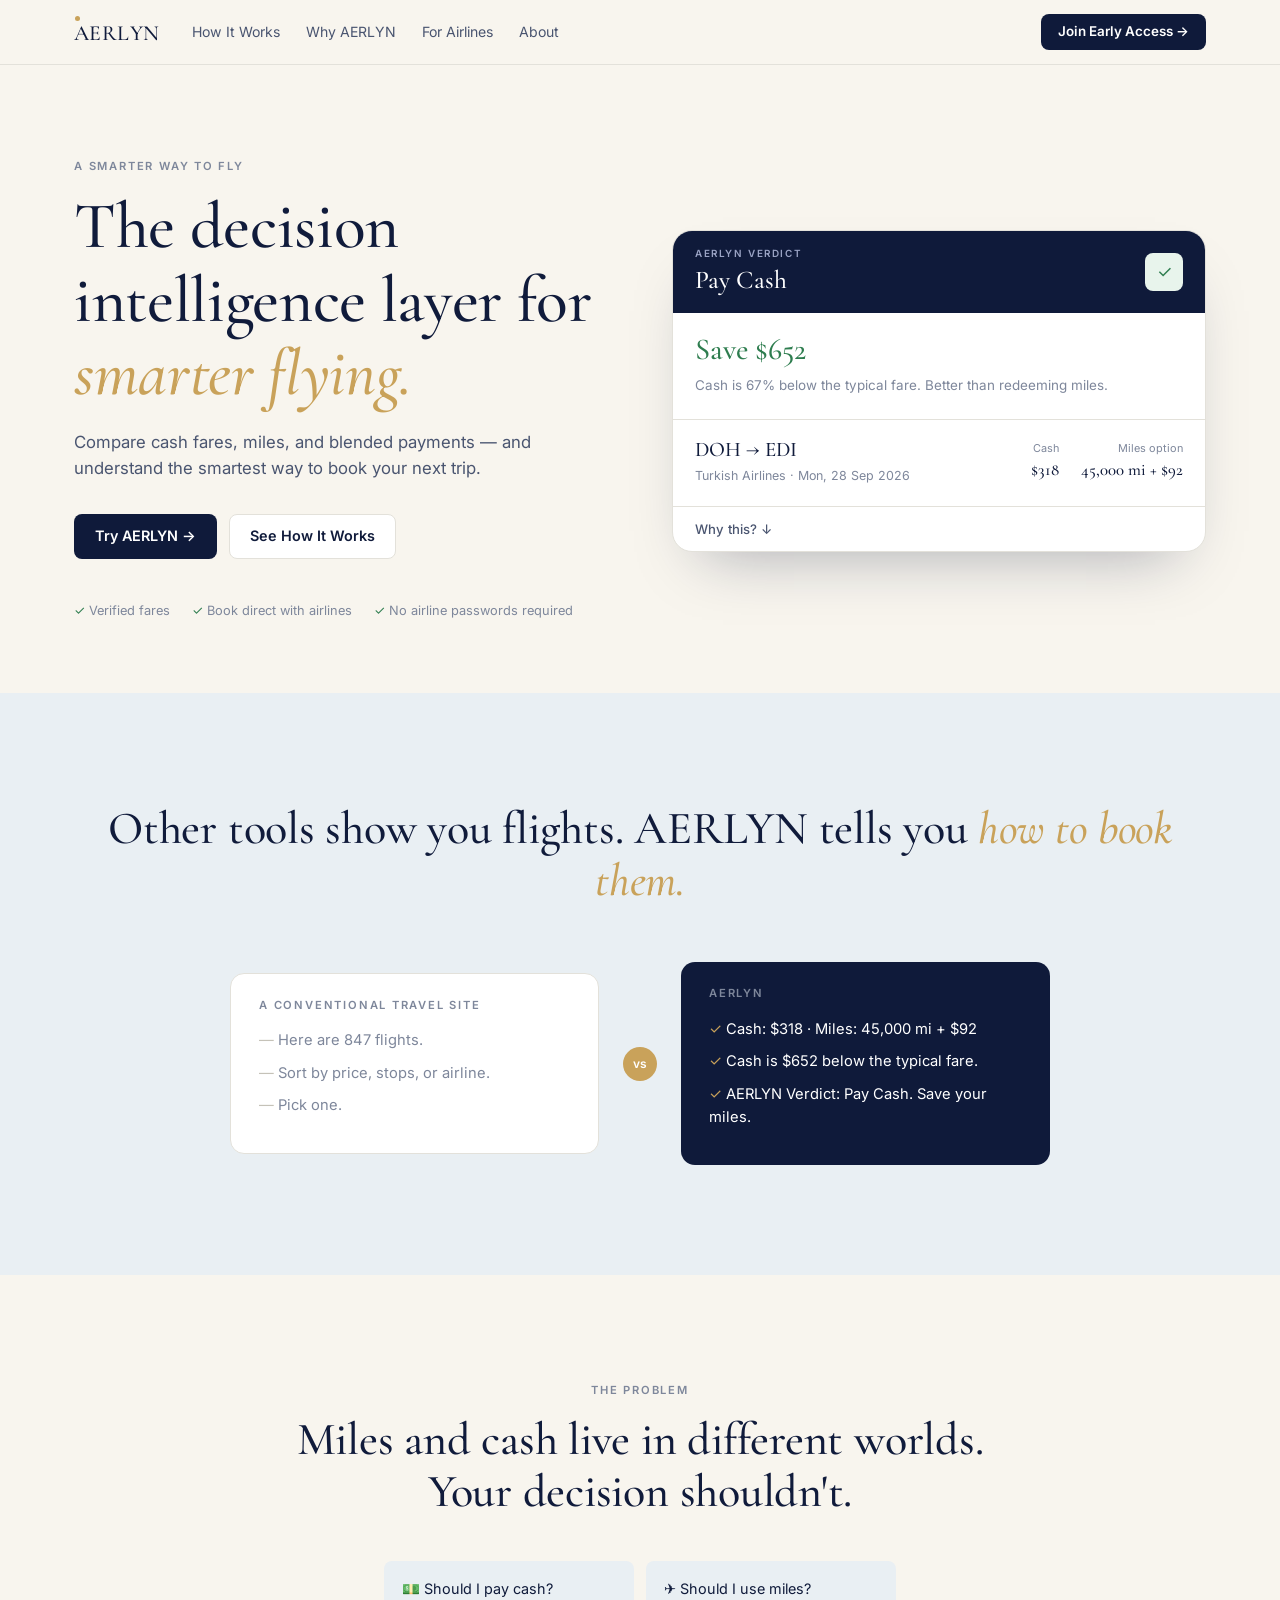
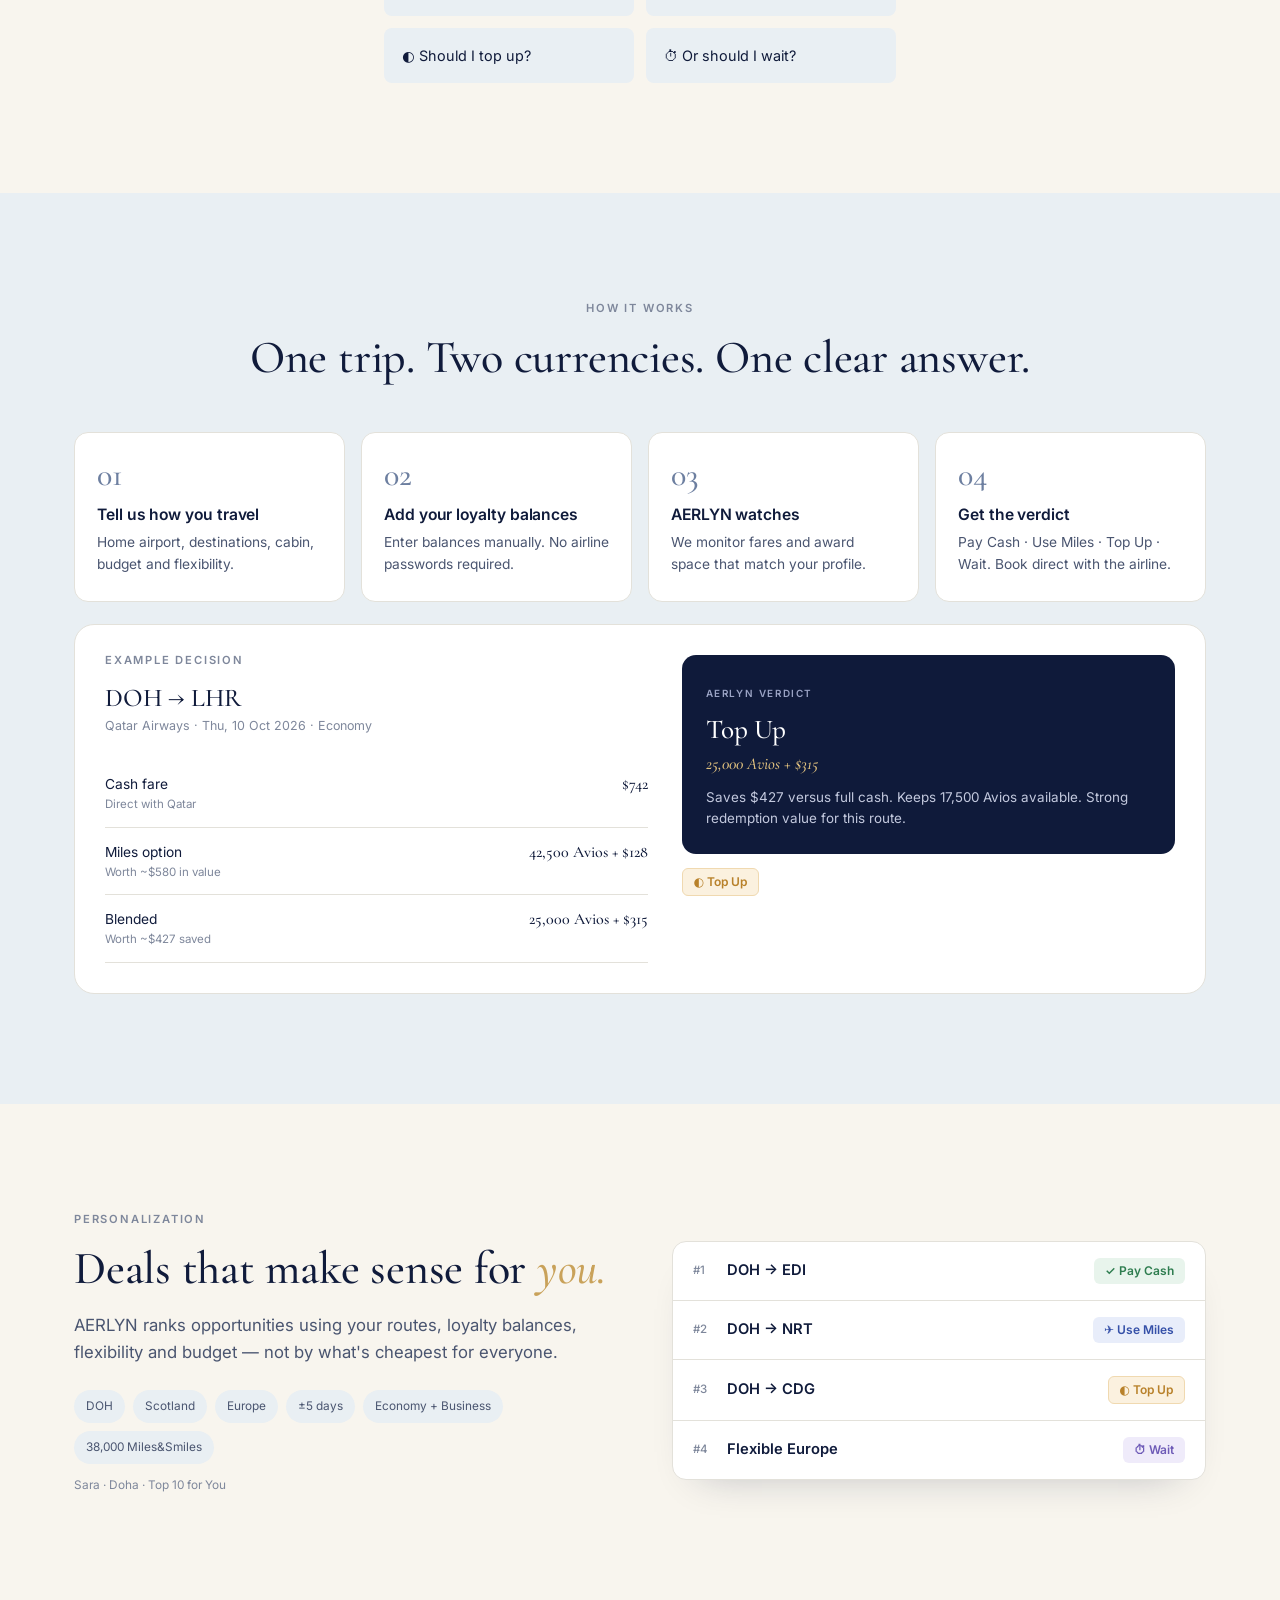
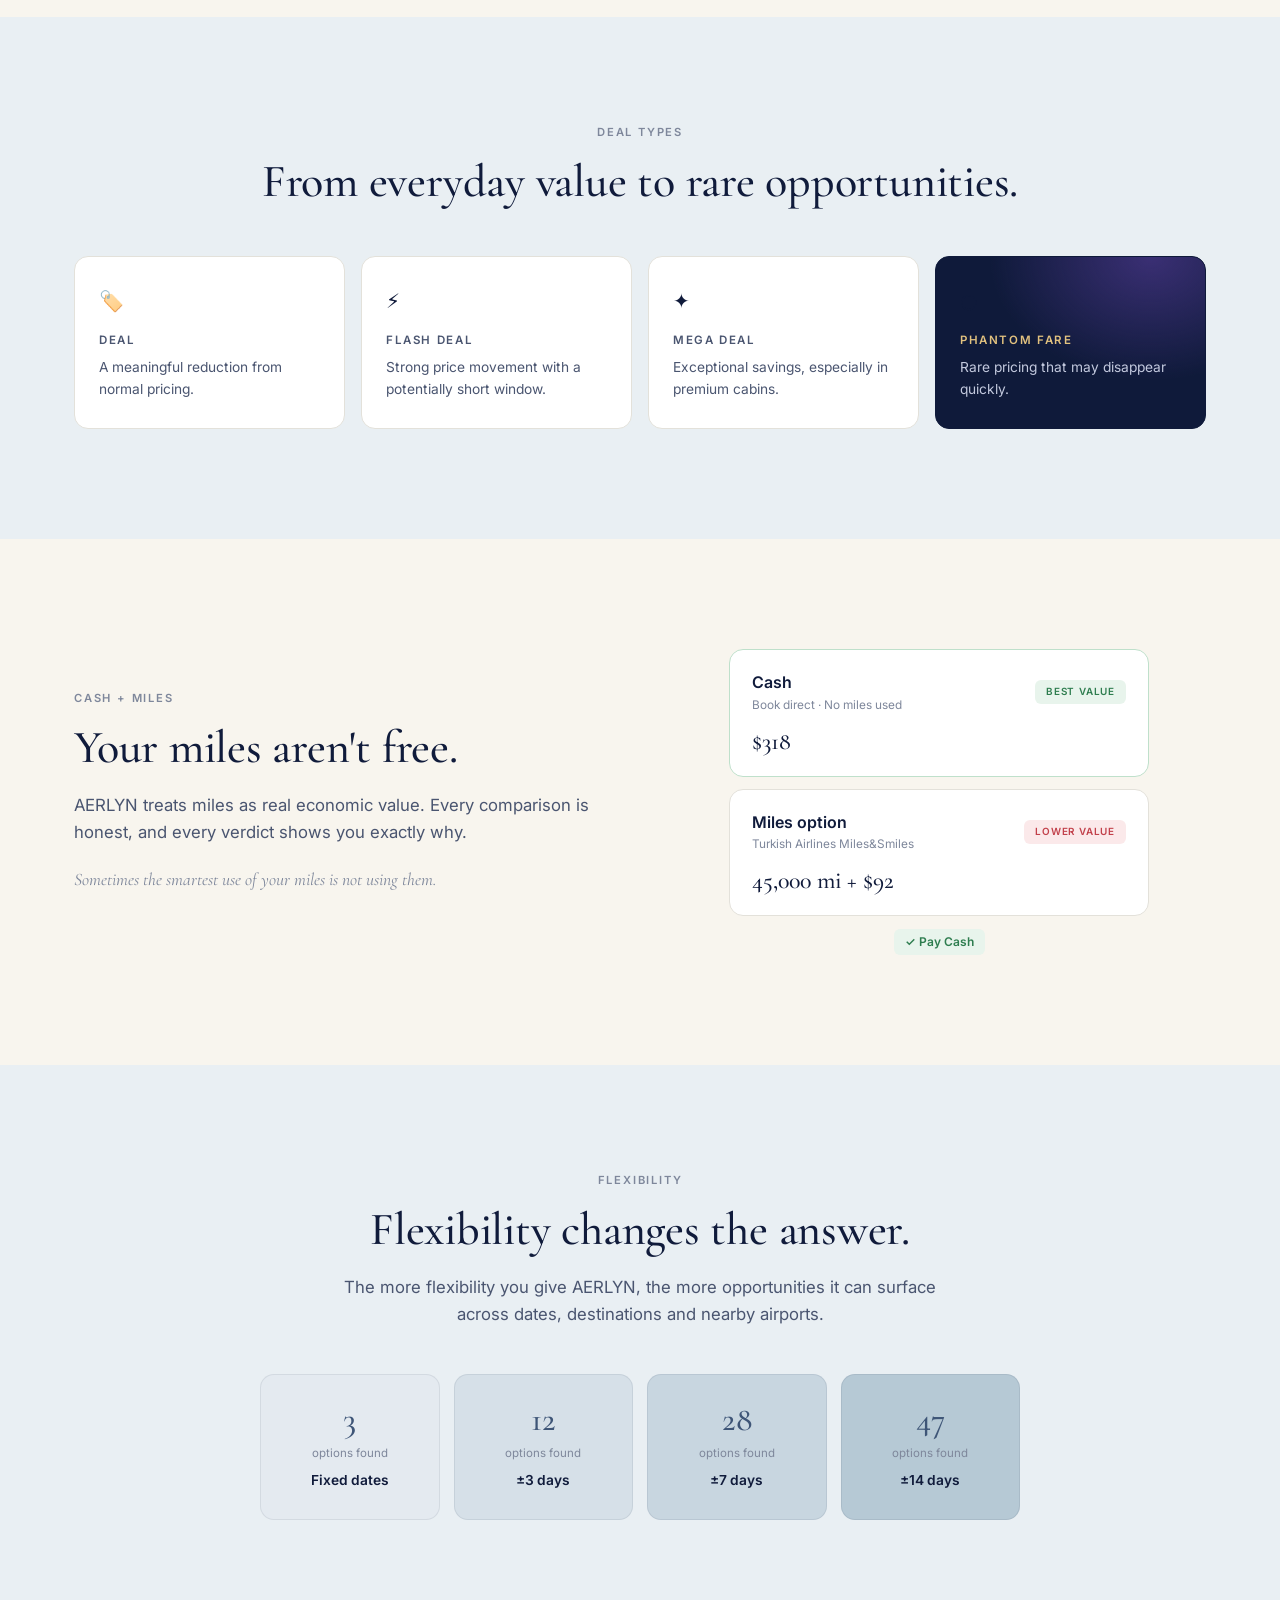
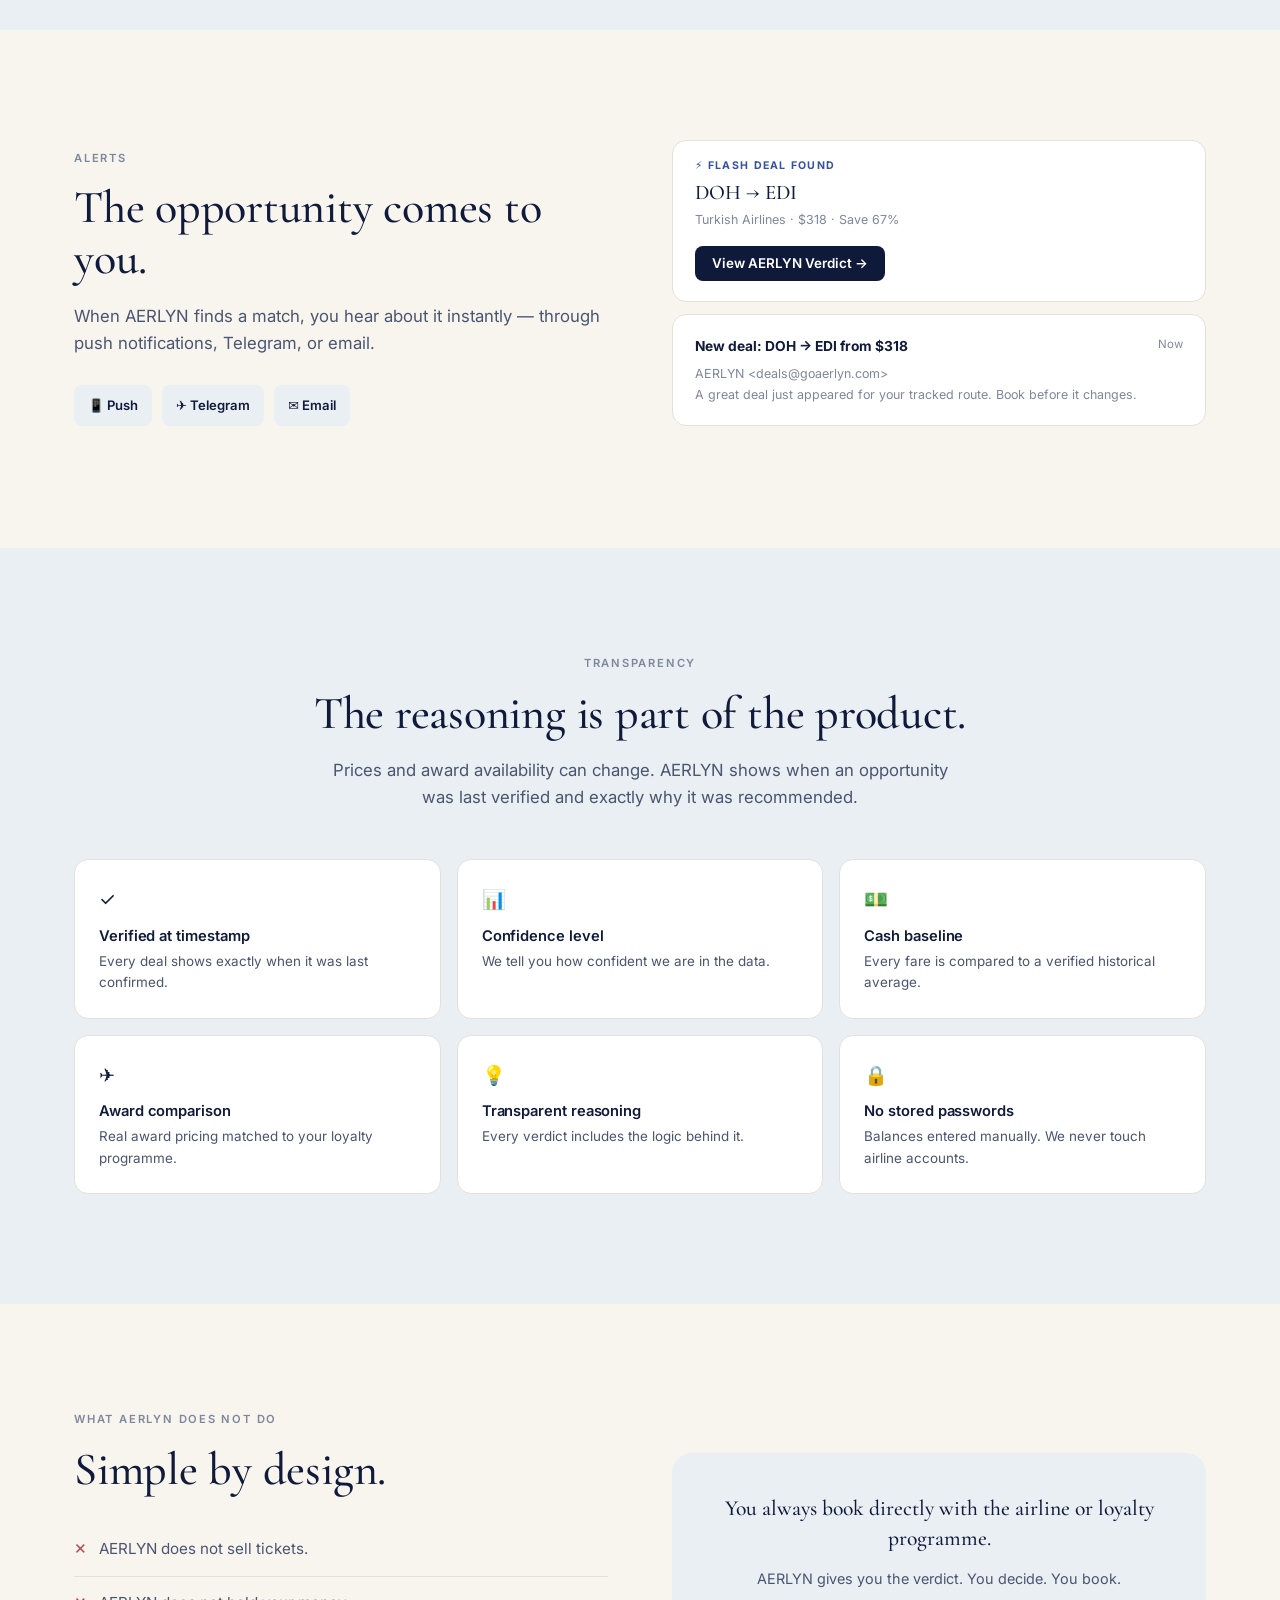
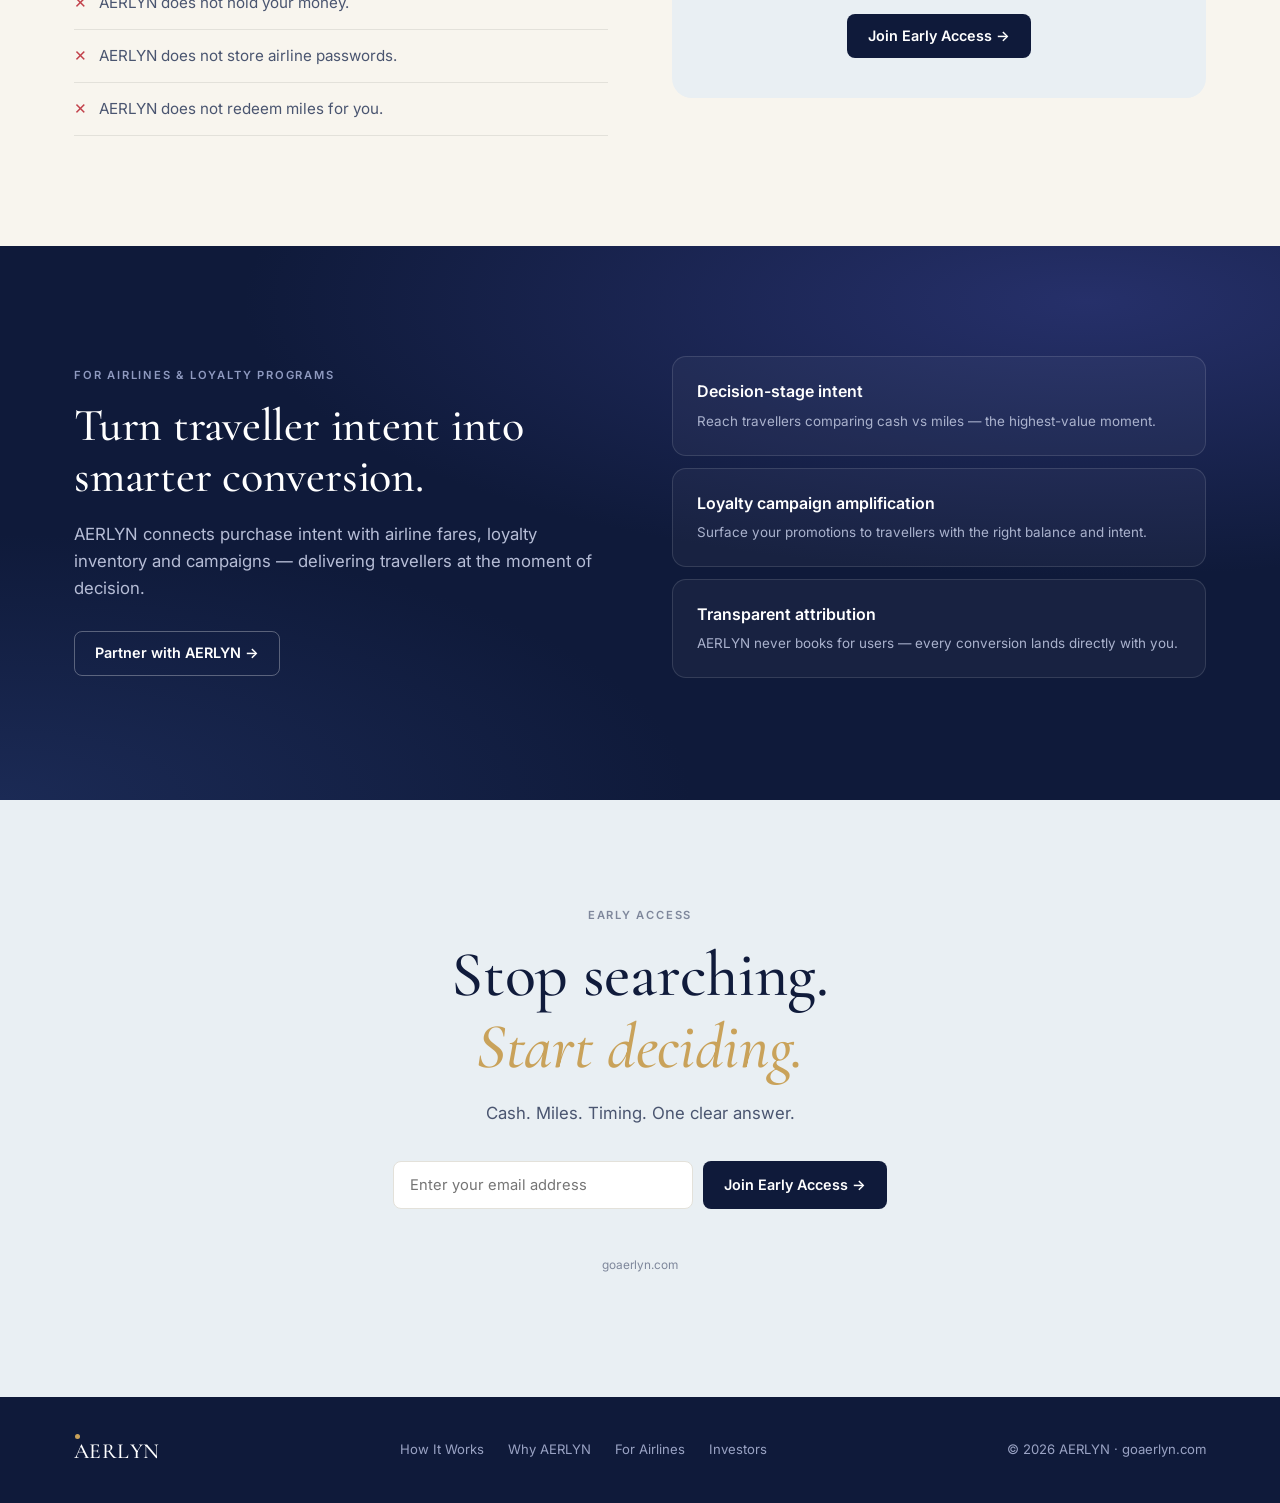
<file: index.html>
<!doctype html>
<html lang="en">
<head>
<meta charset="utf-8">
<meta name="viewport" content="width=device-width, initial-scale=1, viewport-fit=cover">
<title>AERLYN — The decision intelligence layer for smarter flying</title>
<meta name="description" content="Compare cash fares, miles, and blended payments — and understand the smartest way to book your next trip.">
<meta property="og:title" content="AERLYN — Stop searching. Start deciding.">
<meta property="og:description" content="Cash. Miles. Timing. One clear answer.">
<meta property="og:url" content="https://goaerlyn.com/">
<link rel="icon" href="data:image/svg+xml,<svg xmlns='http://www.w3.org/2000/svg' viewBox='0 0 100 100'><text y='.9em' font-size='90'>✈️</text></svg>">
<link rel="preconnect" href="https://fonts.googleapis.com"><link rel="preconnect" href="https://fonts.gstatic.com" crossorigin>
<link href="https://fonts.googleapis.com/css2?family=Cormorant+Garamond:ital,wght@0,400;0,500;0,600;1,400;1,500&family=Inter:wght@400;500;600;700&display=swap" rel="stylesheet">
<link rel="stylesheet" href="styles.css">
</head>
<body>

<header class="nav">
  <div class="wrap">
    <a href="/" class="logo">AERLYN</a>
    <nav class="nav-links" aria-label="Main">
      <a href="#how">How It Works</a>
      <a href="#why">Why AERLYN</a>
      <a href="#airlines">For Airlines</a>
      <a href="#about">About</a>
    </nav>
    <a href="#early-access" class="btn btn-dark btn-sm">Join Early Access →</a>
  </div>
</header>

<main>
<!-- HERO -->
<section class="hero">
  <div class="wrap split">
    <div>
      <p class="eyebrow">A smarter way to fly</p>
      <h1>The decision intelligence layer for <span class="gold">smarter flying.</span></h1>
      <p class="lead">Compare cash fares, miles, and blended payments — and understand the smartest way to book your next trip.</p>
      <div class="hero-ctas">
        <a href="#early-access" class="btn btn-dark">Try AERLYN →</a>
        <a href="#how" class="btn btn-ghost">See How It Works</a>
      </div>
      <div class="ticks"><span>Verified fares</span><span>Book direct with airlines</span><span>No airline passwords required</span></div>
    </div>
    <div class="verdict">
      <div class="verdict-top"><div><small>AERLYN VERDICT</small><strong>Pay Cash</strong></div><div class="check">✓</div></div>
      <div class="verdict-save"><b>Save $652</b><p>Cash is 67% below the typical fare. Better than redeeming miles.</p></div>
      <div class="verdict-route">
        <div><div class="route">DOH → EDI</div><div class="route-meta">Turkish Airlines · Mon, 28 Sep 2026</div></div>
        <div class="prices"><div><small>Cash</small><span>$318</span></div><div><small>Miles option</small><span>45,000 mi + $92</span></div></div>
      </div>
      <button class="why" data-toggle="why1" aria-expanded="false">Why this? ↓</button>
      <ul class="why-body" id="why1">
        <li>Typical DOH → EDI fare is $970 — today's $318 is a rare window.</li>
        <li>45,000 miles here would be worth only ~0.5¢ each.</li>
        <li>Keep your miles for a redemption that pays more.</li>
      </ul>
    </div>
  </div>
</section>

<!-- COMPARE -->
<section class="bg-mist" id="why">
  <div class="wrap center">
    <h2>Other tools show you flights. AERLYN tells you <span class="gold">how to book them.</span></h2>
    <div class="compare">
      <div class="box plain"><p class="eyebrow">A conventional travel site</p><ul><li>Here are 847 flights.</li><li>Sort by price, stops, or airline.</li><li>Pick one.</li></ul></div>
      <div class="vs">vs</div>
      <div class="box smart"><p class="eyebrow">AERLYN</p><ul><li>Cash: $318 · Miles: 45,000 mi + $92</li><li>Cash is $652 below the typical fare.</li><li>AERLYN Verdict: Pay Cash. Save your miles.</li></ul></div>
    </div>
  </div>
</section>

<!-- PROBLEM -->
<section>
  <div class="wrap center">
    <p class="eyebrow">The problem</p>
    <h2>Miles and cash live in different worlds.<br>Your decision shouldn't.</h2>
    <div class="qs">
      <div>💵 Should I pay cash?</div><div>✈ Should I use miles?</div>
      <div>◐ Should I top up?</div><div>⏱ Or should I wait?</div>
    </div>
  </div>
</section>

<!-- HOW IT WORKS -->
<section class="bg-mist" id="how">
  <div class="wrap">
    <div class="center"><p class="eyebrow">How it works</p><h2>One trip. Two currencies. One clear answer.</h2></div>
    <div class="grid g4" style="margin-top:48px">
      <div class="step"><div class="n">01</div><h3>Tell us how you travel</h3><p>Home airport, destinations, cabin, budget and flexibility.</p></div>
      <div class="step"><div class="n">02</div><h3>Add your loyalty balances</h3><p>Enter balances manually. No airline passwords required.</p></div>
      <div class="step"><div class="n">03</div><h3>AERLYN watches</h3><p>We monitor fares and award space that match your profile.</p></div>
      <div class="step"><div class="n">04</div><h3>Get the verdict</h3><p>Pay Cash · Use Miles · Top Up · Wait. Book direct with the airline.</p></div>
    </div>
    <div class="example">
      <div>
        <p class="eyebrow">Example decision</p>
        <div class="route" style="font-size:1.6rem">DOH → LHR</div>
        <div class="route-meta">Qatar Airways · Thu, 10 Oct 2026 · Economy</div>
        <div class="rows">
          <div><p style="margin:0">Cash fare<small>Direct with Qatar</small></p><span>$742</span></div>
          <div><p style="margin:0">Miles option<small>Worth ~$580 in value</small></p><span>42,500 Avios + $128</span></div>
          <div><p style="margin:0">Blended<small>Worth ~$427 saved</small></p><span>25,000 Avios + $315</span></div>
        </div>
      </div>
      <div>
        <div class="dark-verdict"><small>AERLYN VERDICT</small><strong>Top Up</strong><em>25,000 Avios + $315</em><p>Saves $427 versus full cash. Keeps 17,500 Avios available. Strong redemption value for this route.</p></div>
        <div style="margin-top:14px"><span class="pill p-top">◐ Top Up</span></div>
      </div>
    </div>
  </div>
</section>

<!-- PERSONALIZATION -->
<section>
  <div class="wrap split">
    <div>
      <p class="eyebrow">Personalization</p>
      <h2>Deals that make sense for <span class="gold">you.</span></h2>
      <p class="lead">AERLYN ranks opportunities using your routes, loyalty balances, flexibility and budget — not by what's cheapest for everyone.</p>
      <div class="chips"><span>DOH</span><span>Scotland</span><span>Europe</span><span>±5 days</span><span>Economy + Business</span><span>38,000 Miles&amp;Smiles</span></div>
      <p class="caption">Sara · Doha · Top 10 for You</p>
    </div>
    <div class="top10">
      <div><i>#1</i><b>DOH → EDI</b><span class="pill p-cash">✓ Pay Cash</span></div>
      <div><i>#2</i><b>DOH → NRT</b><span class="pill p-miles">✈ Use Miles</span></div>
      <div><i>#3</i><b>DOH → CDG</b><span class="pill p-top">◐ Top Up</span></div>
      <div><i>#4</i><b>Flexible Europe</b><span class="pill p-wait">⏱ Wait</span></div>
    </div>
  </div>
</section>

<!-- DEAL TYPES -->
<section class="bg-mist">
  <div class="wrap">
    <div class="center"><p class="eyebrow">Deal types</p><h2>From everyday value to rare opportunities.</h2></div>
    <div class="grid g4" style="margin-top:48px">
      <div class="card tier"><div class="ic">🏷️</div><h3>Deal</h3><p>A meaningful reduction from normal pricing.</p></div>
      <div class="card tier"><div class="ic">⚡</div><h3>Flash Deal</h3><p>Strong price movement with a potentially short window.</p></div>
      <div class="card tier"><div class="ic">✦</div><h3>Mega Deal</h3><p>Exceptional savings, especially in premium cabins.</p></div>
      <div class="card tier phantom"><div class="ic">◌</div><h3>Phantom Fare</h3><p>Rare pricing that may disappear quickly.</p></div>
    </div>
  </div>
</section>

<!-- CASH + MILES -->
<section>
  <div class="wrap split">
    <div>
      <p class="eyebrow">Cash + miles</p>
      <h2>Your miles aren't free.</h2>
      <p class="lead">AERLYN treats miles as real economic value. Every comparison is honest, and every verdict shows you exactly why.</p>
      <p class="quote">Sometimes the smartest use of your miles is not using them.</p>
    </div>
    <div style="max-width:420px;width:100%;justify-self:center">
      <div class="card opt best"><div class="opt-head"><div><b>Cash</b><small>Book direct · No miles used</small></div><span class="pill p-best">BEST VALUE</span></div><div class="amt">$318</div></div>
      <div class="card opt"><div class="opt-head"><div><b>Miles option</b><small>Turkish Airlines Miles&amp;Smiles</small></div><span class="pill p-low">LOWER VALUE</span></div><div class="amt">45,000 mi + $92</div></div>
      <div class="center"><span class="pill p-cash">✓ Pay Cash</span></div>
    </div>
  </div>
</section>

<!-- FLEXIBILITY -->
<section class="bg-mist">
  <div class="wrap center">
    <p class="eyebrow">Flexibility</p>
    <h2>Flexibility changes the answer.</h2>
    <p class="lead">The more flexibility you give AERLYN, the more opportunities it can surface across dates, destinations and nearby airports.</p>
    <div class="flex-tiles">
      <div><b>3</b><small>options found</small><span>Fixed dates</span></div>
      <div><b>12</b><small>options found</small><span>±3 days</span></div>
      <div><b>28</b><small>options found</small><span>±7 days</span></div>
      <div><b>47</b><small>options found</small><span>±14 days</span></div>
    </div>
  </div>
</section>

<!-- ALERTS -->
<section>
  <div class="wrap split">
    <div>
      <p class="eyebrow">Alerts</p>
      <h2>The opportunity comes to you.</h2>
      <p class="lead">When AERLYN finds a match, you hear about it instantly — through push notifications, Telegram, or email.</p>
      <div class="channels"><span>📱 Push</span><span>✈ Telegram</span><span>✉ Email</span></div>
    </div>
    <div>
      <div class="card alert"><div class="tag">⚡ FLASH DEAL FOUND</div><div class="route">DOH → EDI</div><div class="route-meta">Turkish Airlines · $318 · Save 67%</div><a href="#early-access" class="btn btn-dark btn-sm" style="margin-top:16px">View AERLYN Verdict →</a></div>
      <div class="card alert"><div class="mail"><b>New deal: DOH → EDI from $318</b><small>Now</small></div><div class="route-meta">AERLYN &lt;deals@goaerlyn.com&gt;</div><div class="route-meta" style="margin-top:2px">A great deal just appeared for your tracked route. Book before it changes.</div></div>
    </div>
  </div>
</section>

<!-- TRANSPARENCY -->
<section class="bg-mist">
  <div class="wrap">
    <div class="center"><p class="eyebrow">Transparency</p><h2>The reasoning is part of the product.</h2>
    <p class="lead">Prices and award availability can change. AERLYN shows when an opportunity was last verified and exactly why it was recommended.</p></div>
    <div class="grid g3" style="margin-top:48px">
      <div class="card feat"><div class="ic">✓</div><h3>Verified at timestamp</h3><p>Every deal shows exactly when it was last confirmed.</p></div>
      <div class="card feat"><div class="ic">📊</div><h3>Confidence level</h3><p>We tell you how confident we are in the data.</p></div>
      <div class="card feat"><div class="ic">💵</div><h3>Cash baseline</h3><p>Every fare is compared to a verified historical average.</p></div>
      <div class="card feat"><div class="ic">✈</div><h3>Award comparison</h3><p>Real award pricing matched to your loyalty programme.</p></div>
      <div class="card feat"><div class="ic">💡</div><h3>Transparent reasoning</h3><p>Every verdict includes the logic behind it.</p></div>
      <div class="card feat"><div class="ic">🔒</div><h3>No stored passwords</h3><p>Balances entered manually. We never touch airline accounts.</p></div>
    </div>
  </div>
</section>

<!-- WHAT AERLYN DOES NOT DO -->
<section id="about">
  <div class="wrap split">
    <div>
      <p class="eyebrow">What AERLYN does not do</p>
      <h2>Simple by design.</h2>
      <ul class="nots">
        <li>AERLYN does not sell tickets.</li>
        <li>AERLYN does not hold your money.</li>
        <li>AERLYN does not store airline passwords.</li>
        <li>AERLYN does not redeem miles for you.</li>
      </ul>
    </div>
    <div class="direct">
      <p class="s">You always book directly with the airline or loyalty programme.</p>
      <p class="m">AERLYN gives you the verdict. You decide. You book.</p>
      <a href="#early-access" class="btn btn-dark">Join Early Access →</a>
    </div>
  </div>
</section>

<!-- AIRLINES -->
<section class="bg-navy" id="airlines">
  <div class="wrap split">
    <div>
      <p class="eyebrow">For airlines &amp; loyalty programs</p>
      <h2>Turn traveller intent into smarter conversion.</h2>
      <p class="lead">AERLYN connects purchase intent with airline fares, loyalty inventory and campaigns — delivering travellers at the moment of decision.</p>
      <a href="mailto:partners@goaerlyn.com?subject=Partnering%20with%20AERLYN" class="btn btn-line" style="margin-top:30px">Partner with AERLYN →</a>
    </div>
    <div>
      <div class="b2b"><b>Decision-stage intent</b><p>Reach travellers comparing cash vs miles — the highest-value moment.</p></div>
      <div class="b2b"><b>Loyalty campaign amplification</b><p>Surface your promotions to travellers with the right balance and intent.</p></div>
      <div class="b2b"><b>Transparent attribution</b><p>AERLYN never books for users — every conversion lands directly with you.</p></div>
    </div>
  </div>
</section>

<!-- EARLY ACCESS -->
<section class="bg-mist" id="early-access">
  <div class="wrap center">
    <p class="eyebrow">Early access</p>
    <h2 style="font-size:clamp(2.6rem,5vw,4rem)">Stop searching.<br><span class="gold">Start deciding.</span></h2>
    <p class="lead">Cash. Miles. Timing. One clear answer.</p>
    <form class="signup" data-make="early_access" data-success="You're on the list. We'll be in touch before launch.">
      <label class="sr" for="ea-email" hidden>Email</label>
      <input id="ea-email" type="email" name="email" required placeholder="Enter your email address" autocomplete="email">
      <input type="text" name="company_website" tabindex="-1" autocomplete="off" hidden>
      <button type="submit" class="btn btn-dark">Join Early Access →</button>
    </form>
    <p class="form-msg" role="status"></p>
    <p class="caption">goaerlyn.com</p>
  </div>
</section>
</main>

<footer>
  <div class="wrap">
    <a href="/" class="logo">AERLYN</a>
    <nav><a href="#how">How It Works</a><a href="#why">Why AERLYN</a><a href="#airlines">For Airlines</a><a href="/investors">Investors</a></nav>
    <span>© 2026 AERLYN · goaerlyn.com</span>
  </div>
</footer>
<script src="app.js"></script>
</body>
</html>
</file>
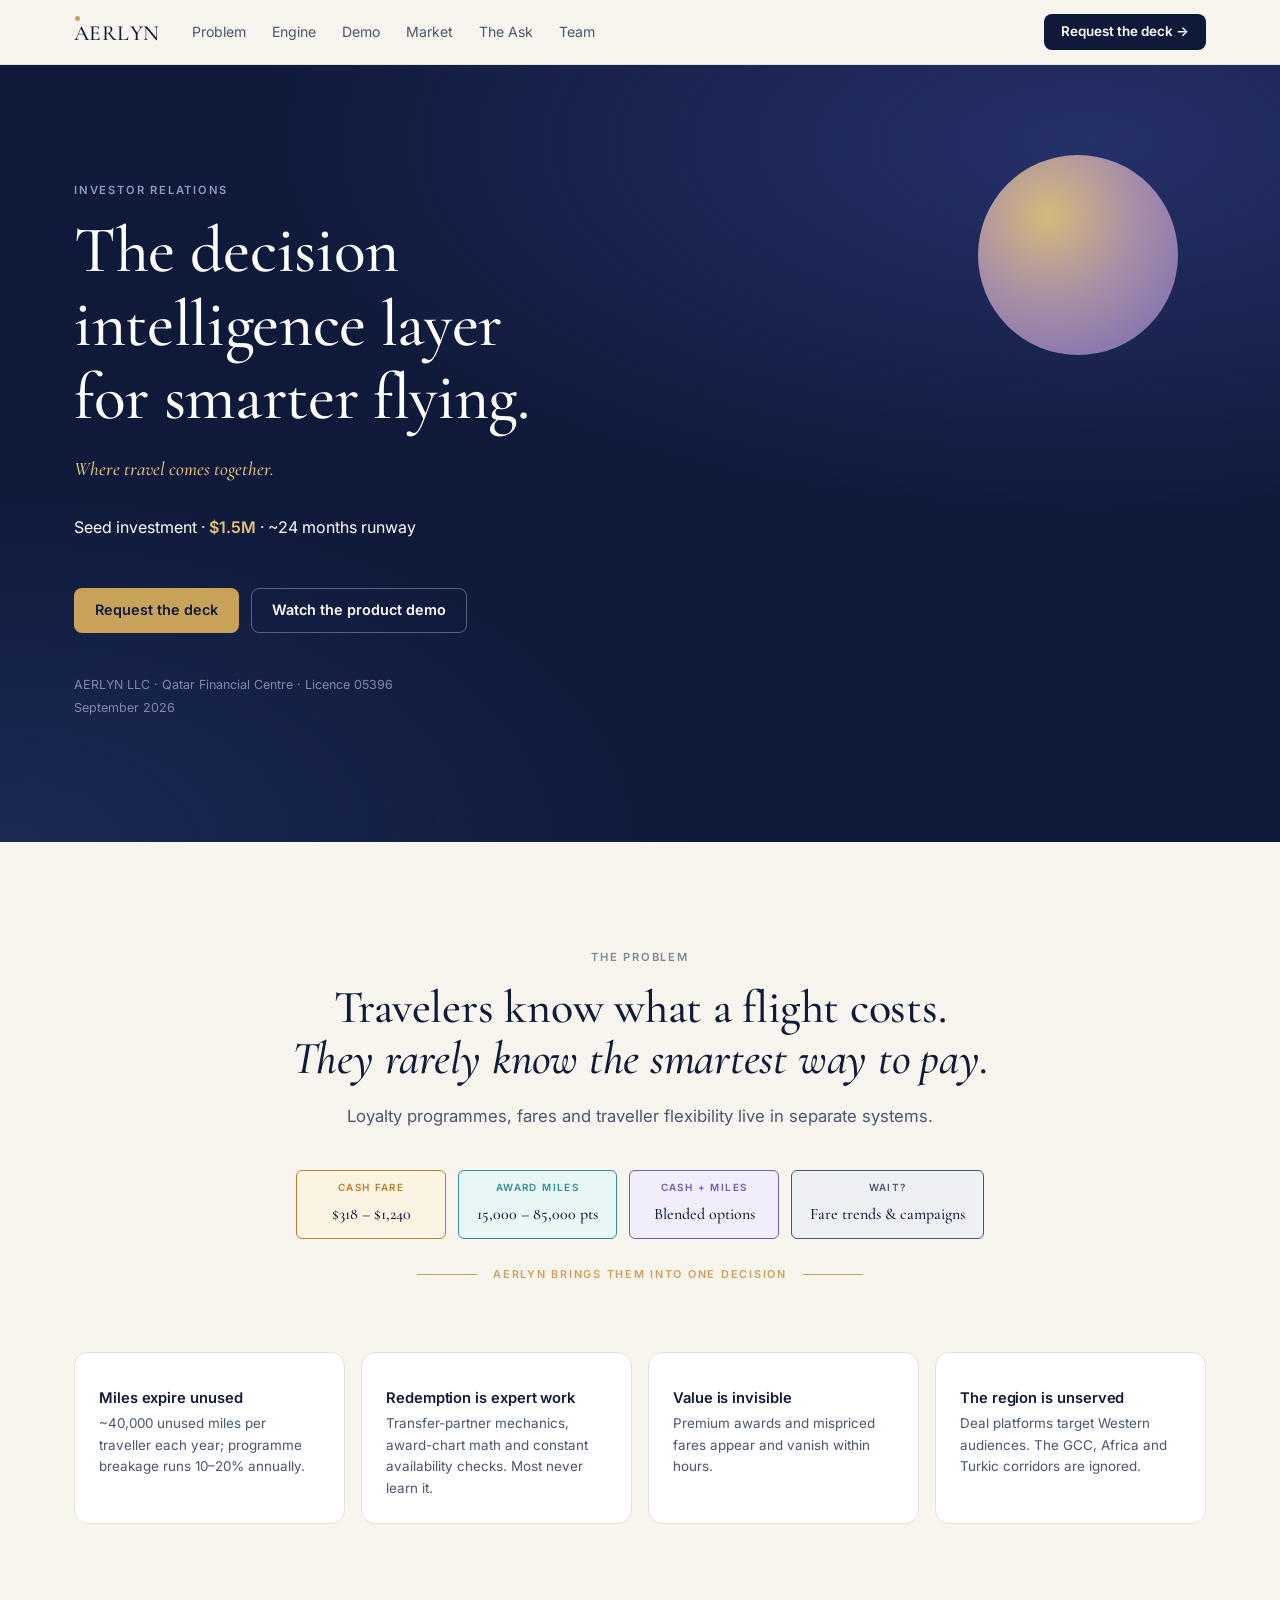
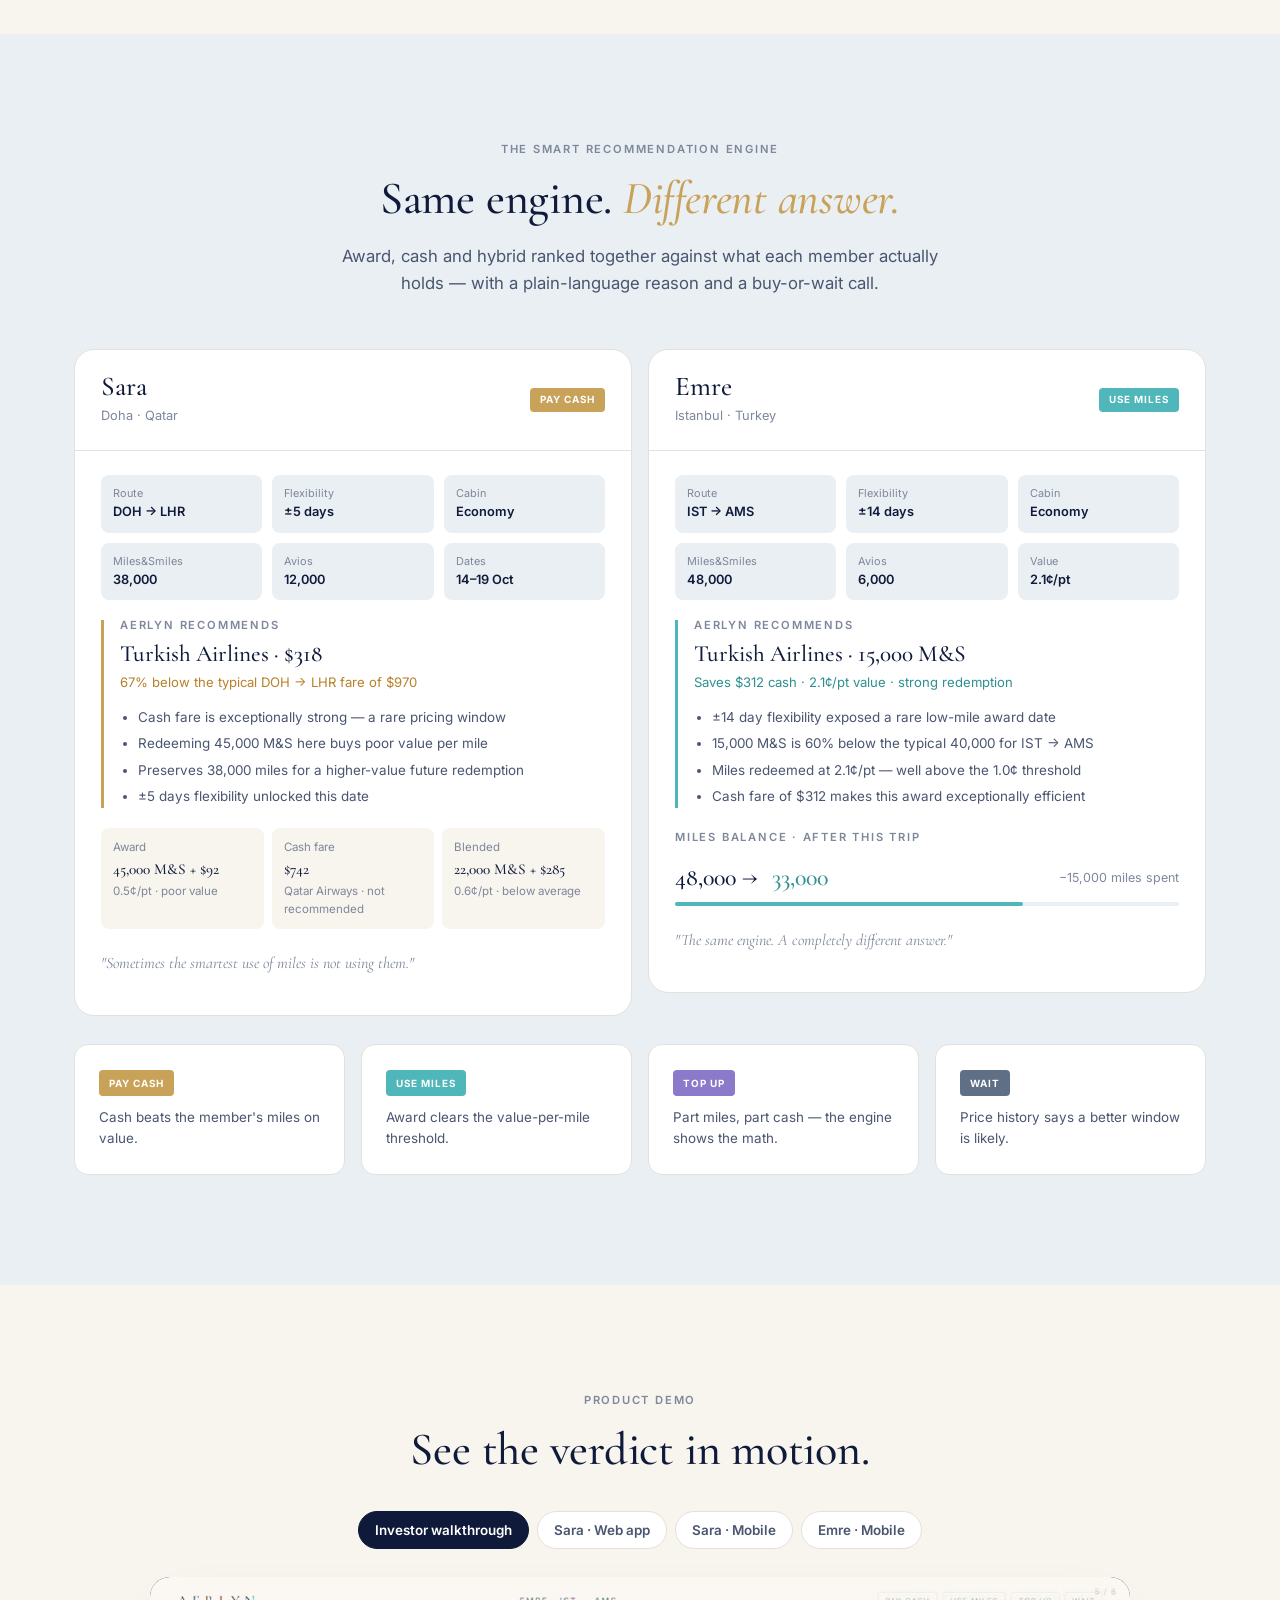
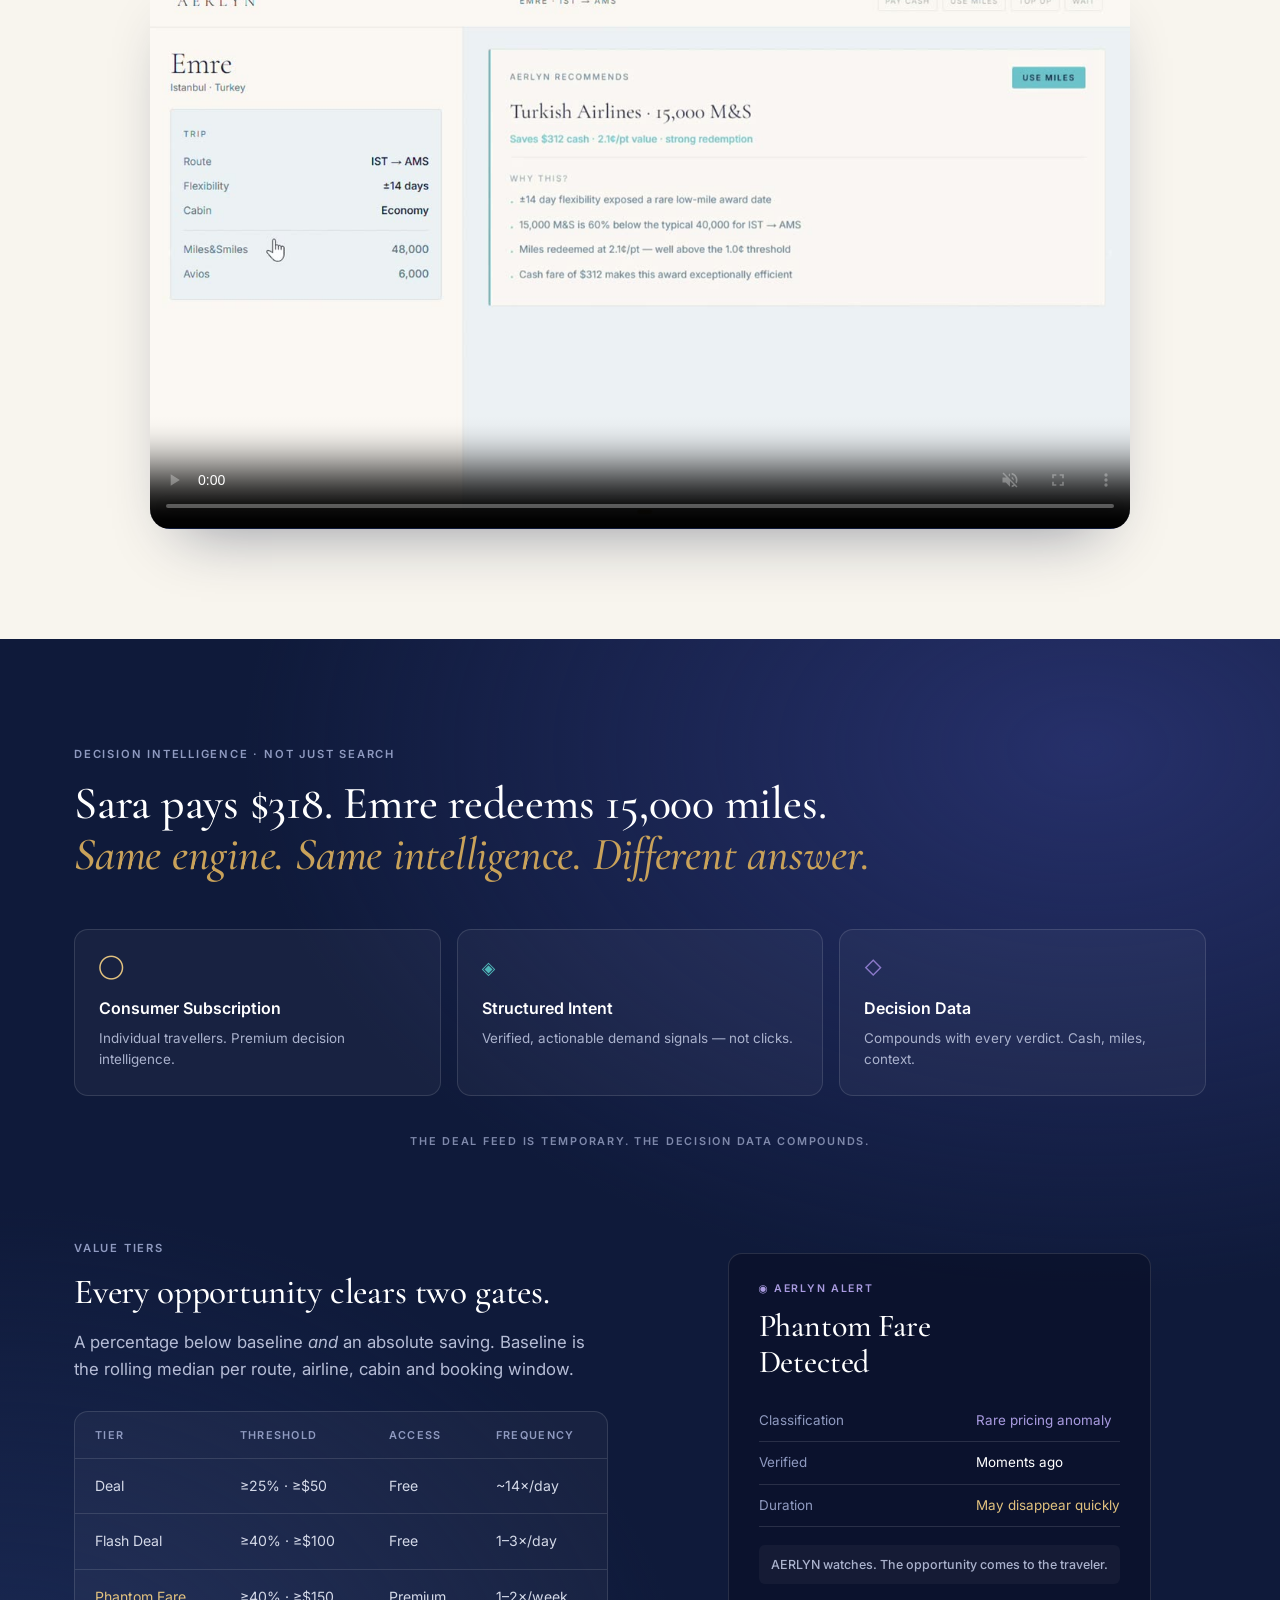
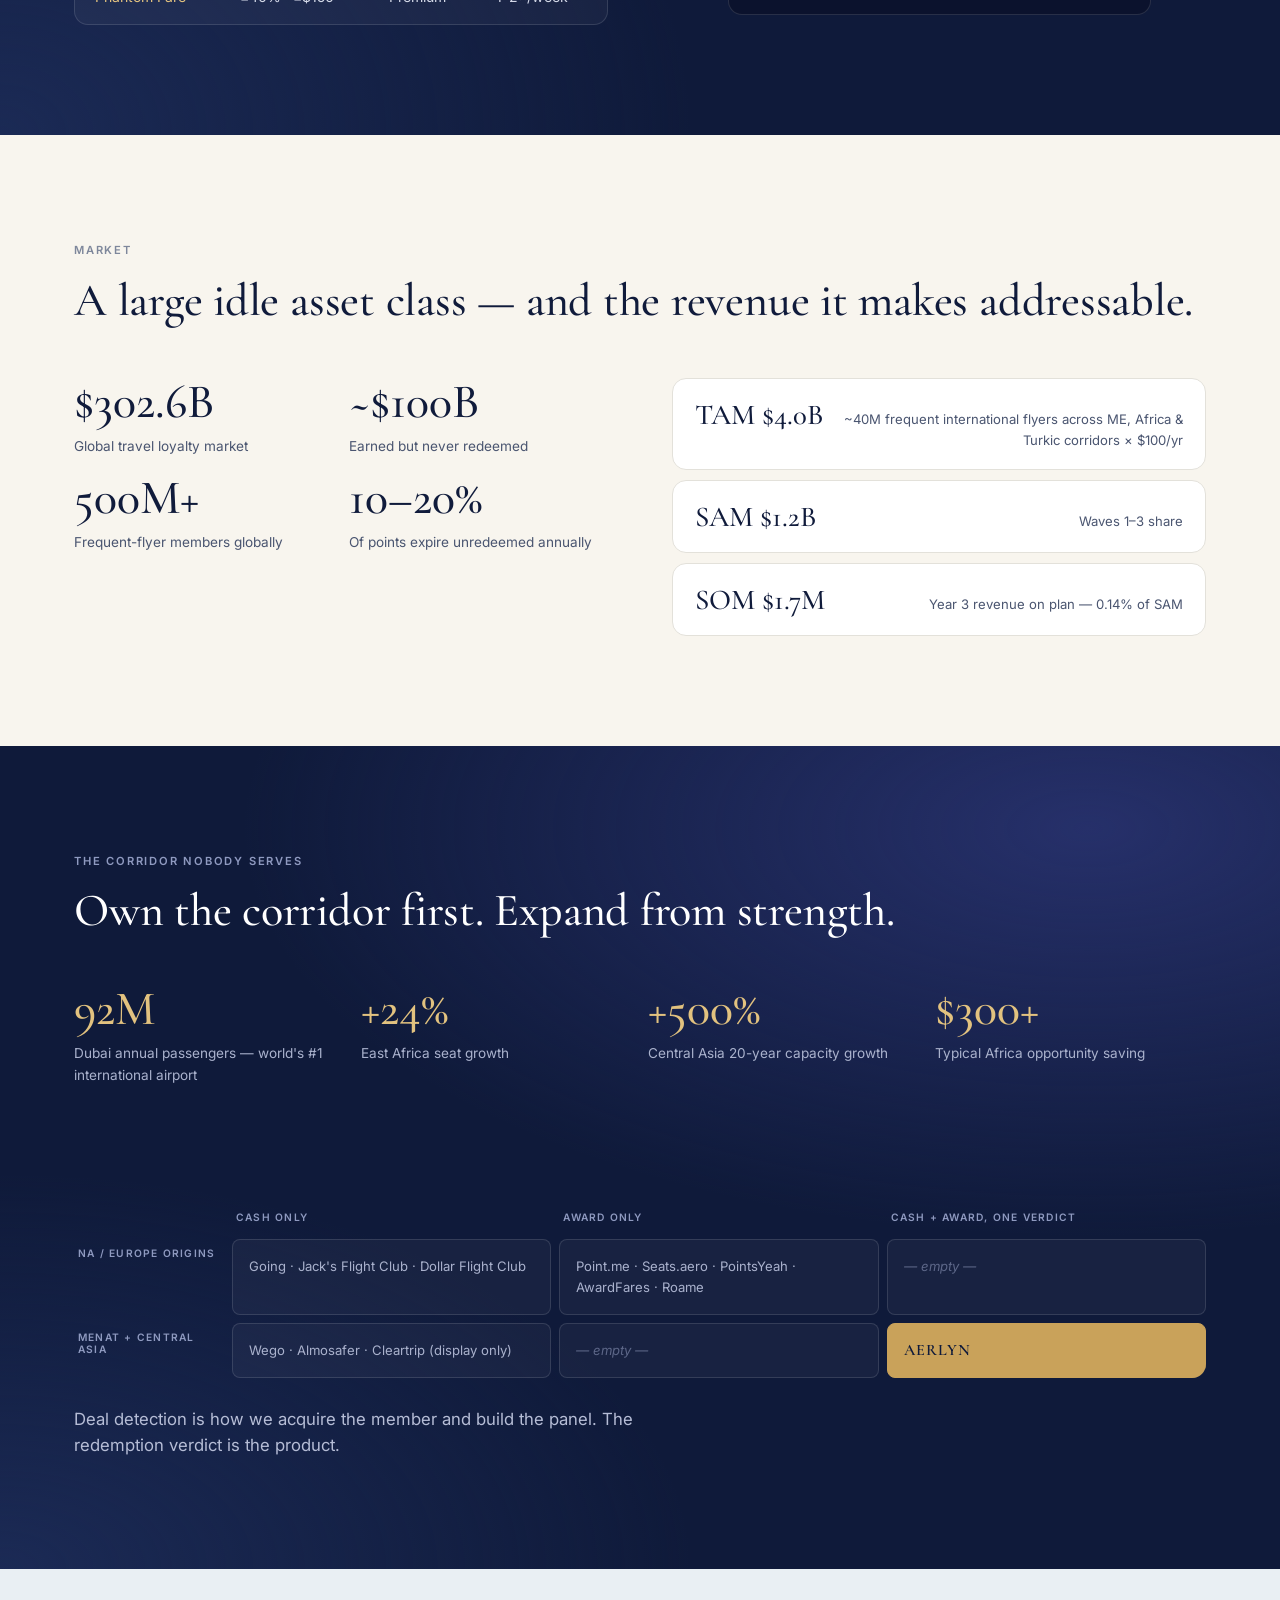
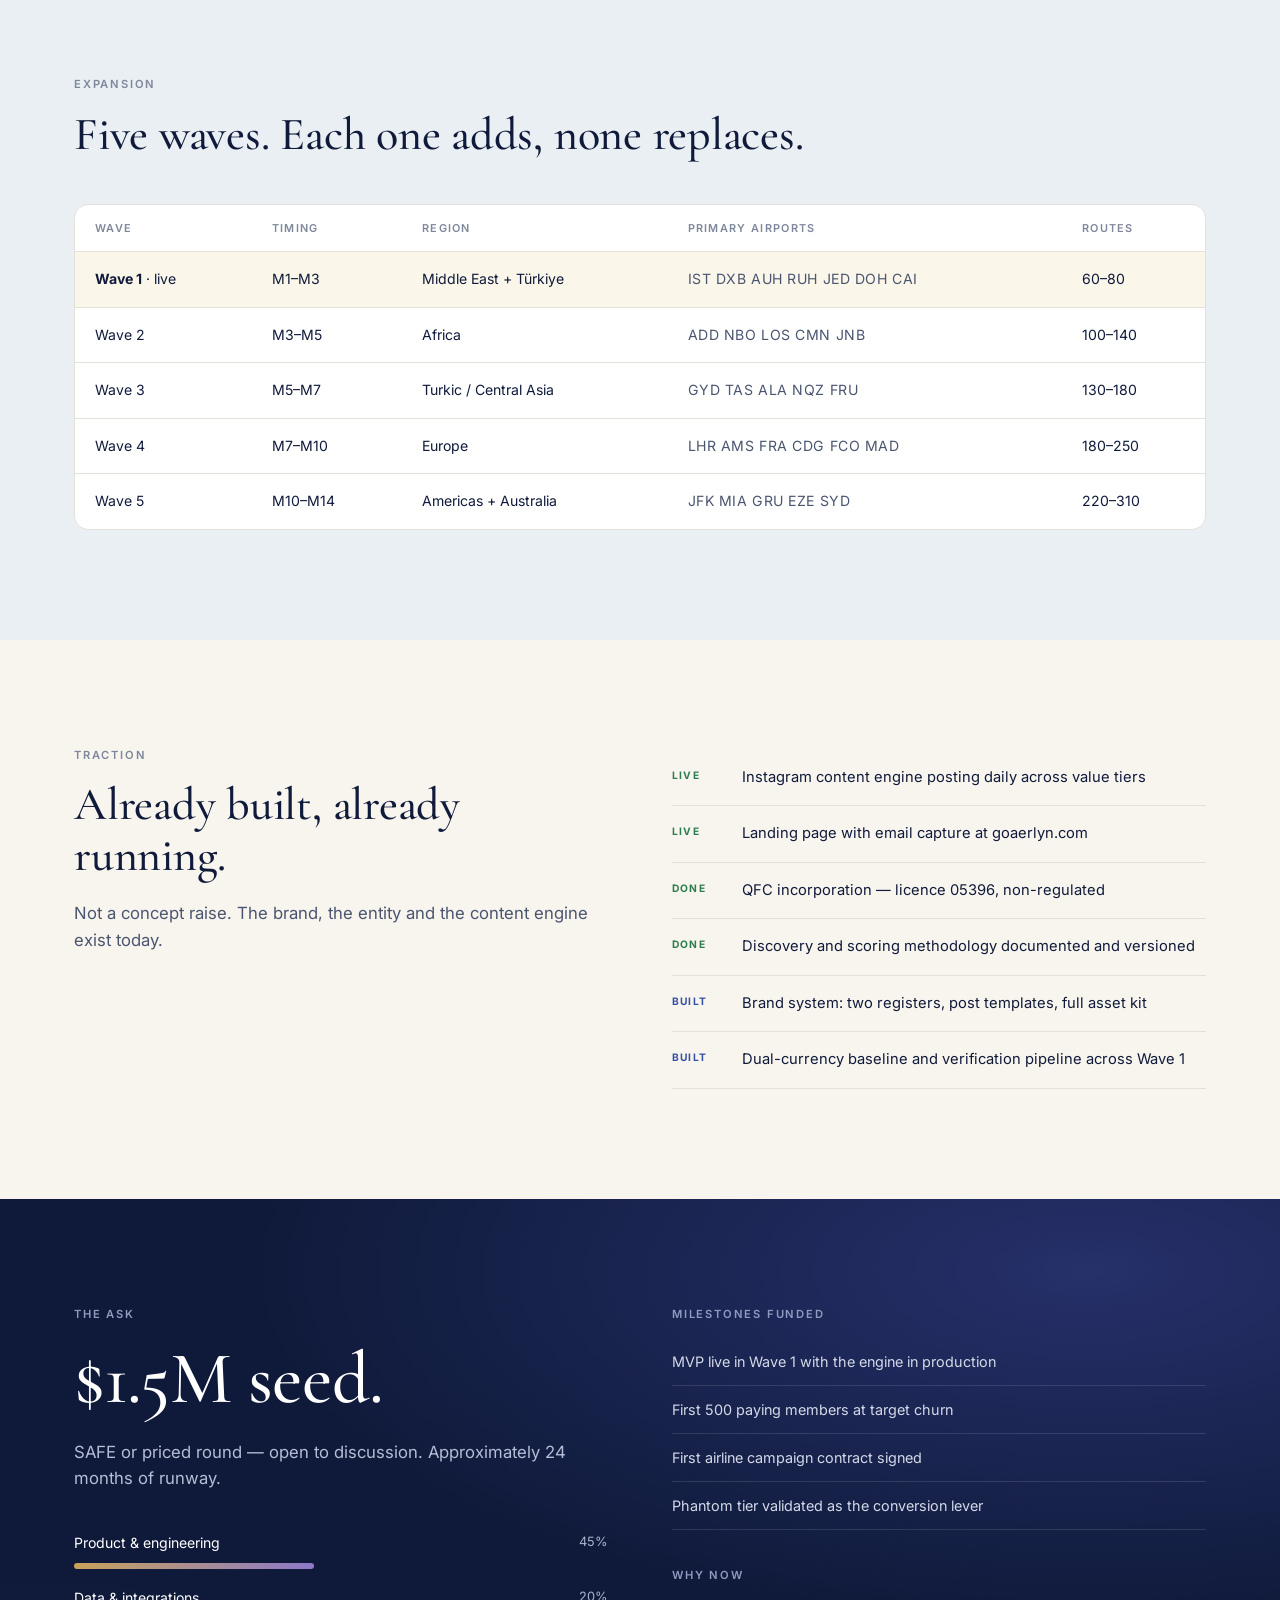
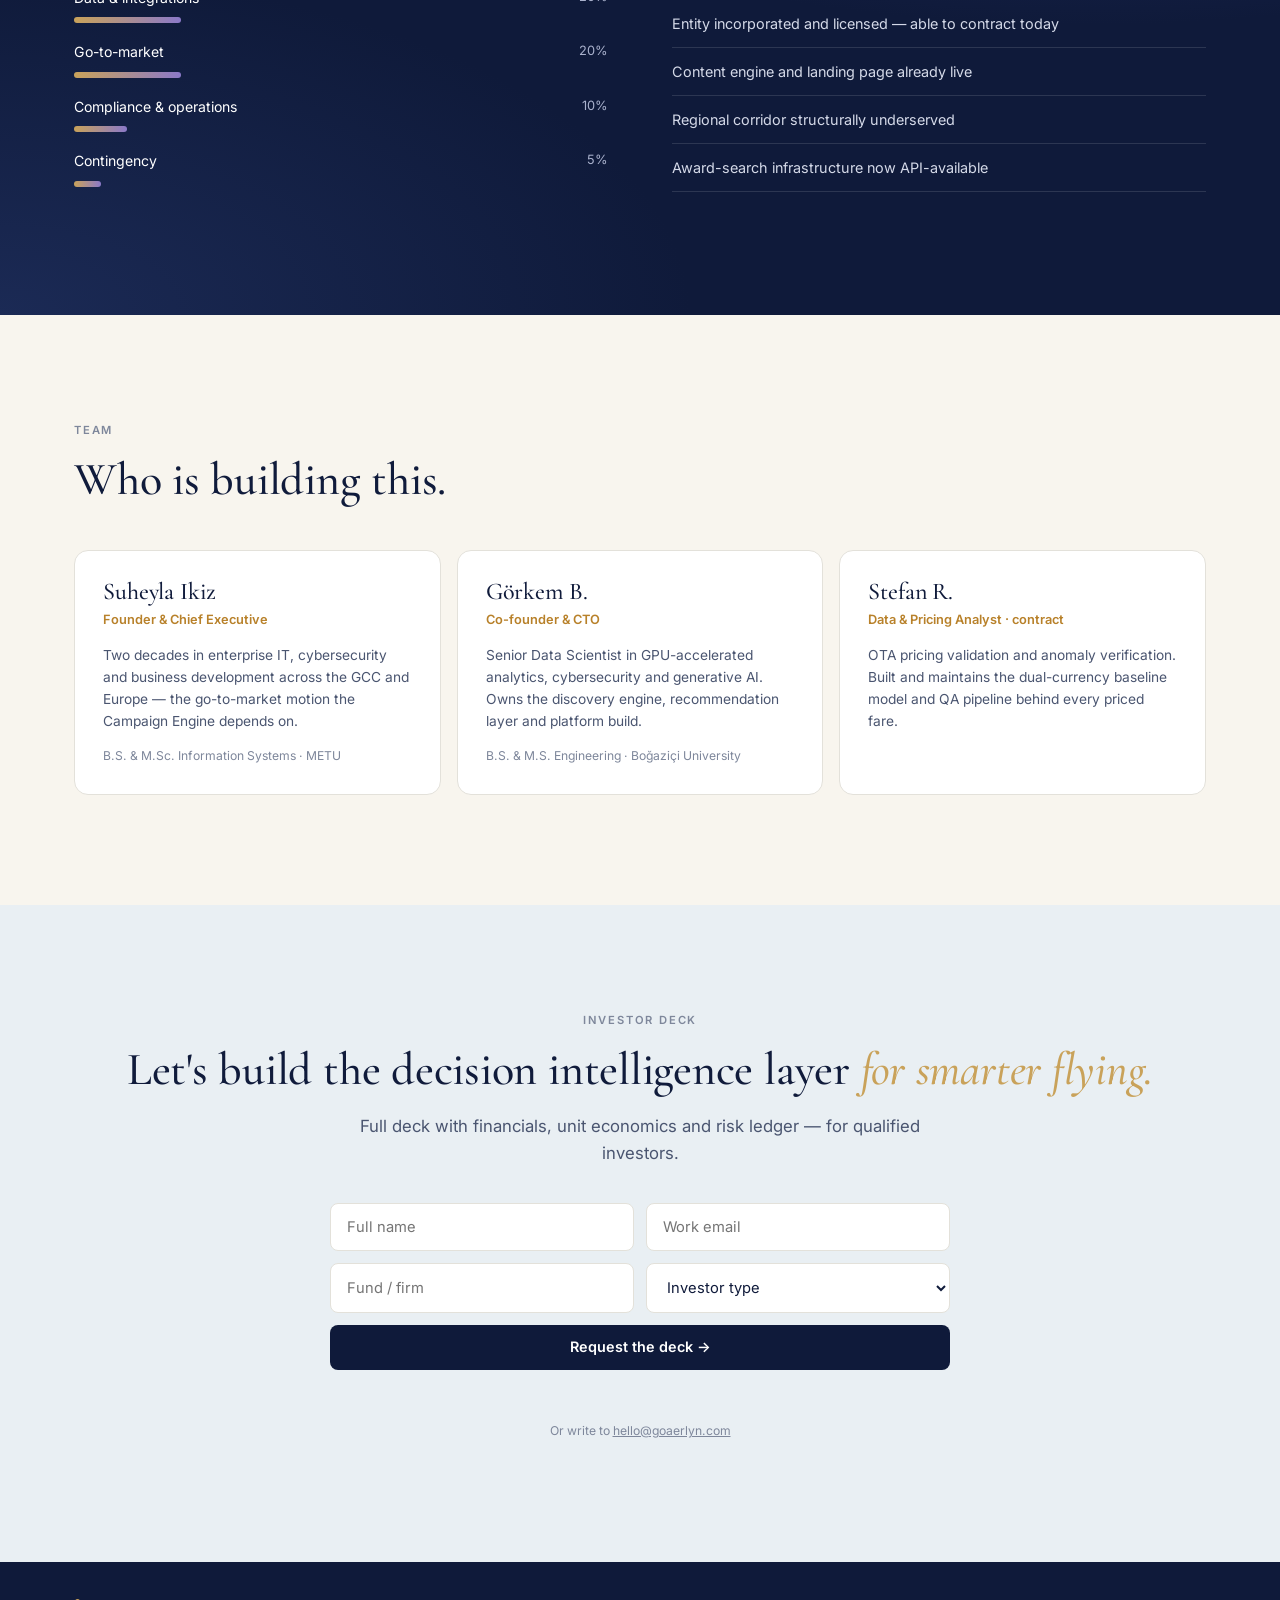
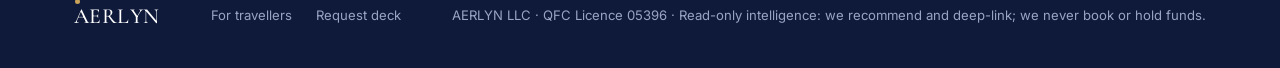
<file: investors.html>
<!doctype html>
<html lang="en">
<head>
<meta charset="utf-8">
<meta name="viewport" content="width=device-width, initial-scale=1, viewport-fit=cover">
<title>AERLYN — Investors · $1.5M Seed</title>
<meta name="description" content="AERLYN is the decision intelligence layer for smarter flying. Seed round · $1.5M.">
<meta name="robots" content="noindex">
<link rel="icon" href="data:image/svg+xml,<svg xmlns='http://www.w3.org/2000/svg' viewBox='0 0 100 100'><text y='.9em' font-size='90'>✈️</text></svg>">
<link rel="preconnect" href="https://fonts.googleapis.com"><link rel="preconnect" href="https://fonts.gstatic.com" crossorigin>
<link href="https://fonts.googleapis.com/css2?family=Cormorant+Garamond:ital,wght@0,400;0,500;0,600;1,400;1,500&family=Inter:wght@400;500;600;700&display=swap" rel="stylesheet">
<link rel="stylesheet" href="styles.css">
</head>
<body>

<header class="nav">
  <div class="wrap">
    <a href="/" class="logo">AERLYN</a>
    <nav class="nav-links" aria-label="Investor">
      <a href="#problem">Problem</a>
      <a href="#engine">Engine</a>
      <a href="#demo">Demo</a>
      <a href="#market">Market</a>
      <a href="#ask">The Ask</a>
      <a href="#team">Team</a>
    </nav>
    <a href="#deck" class="btn btn-dark btn-sm">Request the deck →</a>
  </div>
</header>

<main>
<!-- HERO -->
<section class="bg-navy inv-hero">
  <div class="orb" aria-hidden="true"></div>
  <div class="wrap">
    <p class="eyebrow">Investor relations</p>
    <h1 style="max-width:16ch">The decision intelligence layer for smarter flying.</h1>
    <p class="tag">Where travel comes together.</p>
    <p class="raise">Seed investment · <b>$1.5M</b> · ~24 months runway</p>
    <div class="hero-ctas"><a href="#deck" class="btn btn-gold">Request the deck</a><a href="#demo" class="btn btn-line">Watch the product demo</a></div>
    <p class="meta">AERLYN LLC · Qatar Financial Centre · Licence 05396<br>September 2026</p>
  </div>
</section>

<!-- PROBLEM -->
<section id="problem">
  <div class="wrap center">
    <p class="eyebrow">The problem</p>
    <h2>Travelers know what a flight costs.<br><em>They rarely know the smartest way to pay.</em></h2>
    <p class="lead">Loyalty programmes, fares and traveller flexibility live in separate systems.</p>
    <div class="src">
      <div class="s1"><small>CASH FARE</small><span>$318 – $1,240</span></div>
      <div class="s2"><small>AWARD MILES</small><span>15,000 – 85,000 pts</span></div>
      <div class="s3"><small>CASH + MILES</small><span>Blended options</span></div>
      <div class="s4"><small>WAIT?</small><span>Fare trends &amp; campaigns</span></div>
    </div>
    <div class="joins">AERLYN BRINGS THEM INTO ONE DECISION</div>
  </div>
  <div class="wrap grid g4" style="margin-top:72px">
    <div class="card feat"><h3>Miles expire unused</h3><p>~40,000 unused miles per traveller each year; programme breakage runs 10–20% annually.</p></div>
    <div class="card feat"><h3>Redemption is expert work</h3><p>Transfer-partner mechanics, award-chart math and constant availability checks. Most never learn it.</p></div>
    <div class="card feat"><h3>Value is invisible</h3><p>Premium awards and mispriced fares appear and vanish within hours.</p></div>
    <div class="card feat"><h3>The region is unserved</h3><p>Deal platforms target Western audiences. The GCC, Africa and Turkic corridors are ignored.</p></div>
  </div>
</section>

<!-- ENGINE: SARA vs EMRE -->
<section class="bg-mist" id="engine">
  <div class="wrap">
    <div class="center"><p class="eyebrow">The Smart Recommendation Engine</p><h2>Same engine. <span class="gold">Different answer.</span></h2>
    <p class="lead">Award, cash and hybrid ranked together against what each member actually holds — with a plain-language reason and a buy-or-wait call.</p></div>
    <div class="grid g2" style="margin-top:52px;align-items:start">

      <article class="persona">
        <div class="persona-head"><div><h3>Sara</h3><small>Doha · Qatar</small></div><span class="tag-pc">PAY CASH</span></div>
        <div class="persona-body">
          <div class="facts">
            <div><small>Route</small><b>DOH → LHR</b></div><div><small>Flexibility</small><b>±5 days</b></div><div><small>Cabin</small><b>Economy</b></div>
            <div><small>Miles&amp;Smiles</small><b>38,000</b></div><div><small>Avios</small><b>12,000</b></div><div><small>Dates</small><b>14–19 Oct</b></div>
          </div>
          <div class="rec">
            <p class="eyebrow" style="margin:0 0 8px">AERLYN recommends</p>
            <h4>Turkish Airlines · $318</h4>
            <div class="sub">67% below the typical DOH → LHR fare of $970</div>
            <ul>
              <li>Cash fare is exceptionally strong — a rare pricing window</li>
              <li>Redeeming 45,000 M&amp;S here buys poor value per mile</li>
              <li>Preserves 38,000 miles for a higher-value future redemption</li>
              <li>±5 days flexibility unlocked this date</li>
            </ul>
          </div>
          <div class="alts">
            <div>Award<b>45,000 M&amp;S + $92</b>0.5¢/pt · poor value</div>
            <div>Cash fare<b>$742</b>Qatar Airways · not recommended</div>
            <div>Blended<b>22,000 M&amp;S + $285</b>0.6¢/pt · below average</div>
          </div>
          <p class="quote" style="font-size:1rem">"Sometimes the smartest use of miles is not using them."</p>
        </div>
      </article>

      <article class="persona">
        <div class="persona-head"><div><h3>Emre</h3><small>Istanbul · Turkey</small></div><span class="tag-um">USE MILES</span></div>
        <div class="persona-body">
          <div class="facts">
            <div><small>Route</small><b>IST → AMS</b></div><div><small>Flexibility</small><b>±14 days</b></div><div><small>Cabin</small><b>Economy</b></div>
            <div><small>Miles&amp;Smiles</small><b>48,000</b></div><div><small>Avios</small><b>6,000</b></div><div><small>Value</small><b>2.1¢/pt</b></div>
          </div>
          <div class="rec miles">
            <p class="eyebrow" style="margin:0 0 8px">AERLYN recommends</p>
            <h4>Turkish Airlines · 15,000 M&amp;S</h4>
            <div class="sub">Saves $312 cash · 2.1¢/pt value · strong redemption</div>
            <ul>
              <li>±14 day flexibility exposed a rare low-mile award date</li>
              <li>15,000 M&amp;S is 60% below the typical 40,000 for IST → AMS</li>
              <li>Miles redeemed at 2.1¢/pt — well above the 1.0¢ threshold</li>
              <li>Cash fare of $312 makes this award exceptionally efficient</li>
            </ul>
          </div>
          <p class="eyebrow" style="margin:24px 0 0">Miles balance · after this trip</p>
          <div class="bal">48,000 → <span>33,000</span><small style="font:400 .78rem var(--sans);color:var(--ink-3);margin-left:auto">−15,000 miles spent</small></div>
          <div class="bar"><i></i></div>
          <p class="quote" style="font-size:1rem">"The same engine. A completely different answer."</p>
        </div>
      </article>
    </div>

    <div class="grid g4" style="margin-top:28px">
      <div class="card feat"><span class="tag-pc">PAY CASH</span><p style="margin-top:12px">Cash beats the member's miles on value.</p></div>
      <div class="card feat"><span class="tag-um">USE MILES</span><p style="margin-top:12px">Award clears the value-per-mile threshold.</p></div>
      <div class="card feat"><span class="tag-tu">TOP UP</span><p style="margin-top:12px">Part miles, part cash — the engine shows the math.</p></div>
      <div class="card feat"><span class="tag-w">WAIT</span><p style="margin-top:12px">Price history says a better window is likely.</p></div>
    </div>
  </div>
</section>

<!-- DEMO -->
<section id="demo">
  <div class="wrap center">
    <p class="eyebrow">Product demo</p>
    <h2>See the verdict in motion.</h2>
    <div class="demo-tabs" role="tablist">
      <button role="tab" aria-selected="true" data-shape="wide" data-src="assets/video/investor-demo.mp4" data-poster="assets/video/investor-demo.jpg">Investor walkthrough</button>
      <button role="tab" aria-selected="false" data-shape="wide" data-src="assets/video/sara-web.mp4" data-poster="assets/video/sara-web.jpg">Sara · Web app</button>
      <button role="tab" aria-selected="false" data-shape="tall" data-src="assets/video/sara-mobile.mp4" data-poster="assets/video/sara-mobile.jpg">Sara · Mobile</button>
      <button role="tab" aria-selected="false" data-shape="tall" data-src="assets/video/emre-mobile.mp4" data-poster="assets/video/emre-mobile.jpg">Emre · Mobile</button>
    </div>
    <div class="demo-stage">
      <video class="wide" src="assets/video/investor-demo.mp4" poster="assets/video/investor-demo.jpg" controls playsinline muted preload="metadata"></video>
    </div>
  </div>
</section>

<!-- PLATFORM -->
<section class="bg-navy">
  <div class="wrap">
    <p class="eyebrow">Decision intelligence · not just search</p>
    <h2>Sara pays $318. Emre redeems 15,000 miles.<br><span class="gold">Same engine. Same intelligence. Different answer.</span></h2>
    <div class="grid g3" style="margin-top:48px">
      <div class="dcard"><div class="ic" style="color:var(--gold-2)">◯</div><b>Consumer Subscription</b><p>Individual travellers. Premium decision intelligence.</p></div>
      <div class="dcard"><div class="ic" style="color:var(--teal)">◈</div><b>Structured Intent</b><p>Verified, actionable demand signals — not clicks.</p></div>
      <div class="dcard"><div class="ic" style="color:var(--violet)">◇</div><b>Decision Data</b><p>Compounds with every verdict. Cash, miles, context.</p></div>
    </div>
    <p class="compounds">THE DEAL FEED IS TEMPORARY. THE DECISION DATA COMPOUNDS.</p>

    <div class="split" style="margin-top:96px">
      <div>
        <p class="eyebrow">Value tiers</p>
        <h2 style="font-size:2.2rem">Every opportunity clears two gates.</h2>
        <p class="lead">A percentage below baseline <em>and</em> an absolute saving. Baseline is the rolling median per route, airline, cabin and booking window.</p>
        <div class="table-wrap" style="background:rgba(255,255,255,.04);border-color:var(--navy-line);margin-top:28px">
          <table style="min-width:440px;color:#d4d9e8">
            <tr><th style="color:#8f9ac0;border-color:var(--navy-line)">Tier</th><th style="color:#8f9ac0;border-color:var(--navy-line)">Threshold</th><th style="color:#8f9ac0;border-color:var(--navy-line)">Access</th><th style="color:#8f9ac0;border-color:var(--navy-line)">Frequency</th></tr>
            <tr><td style="border-color:var(--navy-line)">Deal</td><td style="border-color:var(--navy-line)">≥25% · ≥$50</td><td style="border-color:var(--navy-line)">Free</td><td style="border-color:var(--navy-line)">~14×/day</td></tr>
            <tr><td style="border-color:var(--navy-line)">Flash Deal</td><td style="border-color:var(--navy-line)">≥40% · ≥$100</td><td style="border-color:var(--navy-line)">Free</td><td style="border-color:var(--navy-line)">1–3×/day</td></tr>
            <tr><td style="color:var(--gold-2)">Phantom Fare</td><td>≥40% · ≥$150</td><td>Premium</td><td>1–2×/week</td></tr>
          </table>
        </div>
      </div>
      <div class="phantom-card">
        <div class="t">◉ AERLYN ALERT</div>
        <h3>Phantom Fare<br>Detected</h3>
        <dl>
          <dt>Classification</dt><dd style="color:#a99be0">Rare pricing anomaly</dd>
          <dt>Verified</dt><dd>Moments ago</dd>
          <dt>Duration</dt><dd style="color:var(--gold-2)">May disappear quickly</dd>
        </dl>
        <div class="foot">AERLYN watches. The opportunity comes to the traveler.</div>
      </div>
    </div>
  </div>
</section>

<!-- MARKET -->
<section id="market">
  <div class="wrap">
    <p class="eyebrow">Market</p>
    <h2>A large idle asset class — and the revenue it makes addressable.</h2>
    <div class="split" style="margin-top:52px;align-items:start">
      <div class="grid g2">
        <div class="stat"><b>$302.6B</b><p>Global travel loyalty market</p></div>
        <div class="stat"><b>~$100B</b><p>Earned but never redeemed</p></div>
        <div class="stat"><b>500M+</b><p>Frequent-flyer members globally</p></div>
        <div class="stat"><b>10–20%</b><p>Of points expire unredeemed annually</p></div>
      </div>
      <div class="funnel">
        <div><b>TAM $4.0B</b><span>~40M frequent international flyers across ME, Africa &amp; Turkic corridors × $100/yr</span></div>
        <div><b>SAM $1.2B</b><span>Waves 1–3 share</span></div>
        <div><b>SOM $1.7M</b><span>Year 3 revenue on plan — 0.14% of SAM</span></div>
      </div>
    </div>
  </div>
</section>

<!-- CORRIDOR + POSITION -->
<section class="bg-navy">
  <div class="wrap">
    <p class="eyebrow">The corridor nobody serves</p>
    <h2>Own the corridor first. Expand from strength.</h2>
    <div class="grid g4" style="margin-top:48px">
      <div class="stat"><b>92M</b><p>Dubai annual passengers — world's #1 international airport</p></div>
      <div class="stat"><b>+24%</b><p>East Africa seat growth</p></div>
      <div class="stat"><b>+500%</b><p>Central Asia 20-year capacity growth</p></div>
      <div class="stat"><b>$300+</b><p>Typical Africa opportunity saving</p></div>
    </div>
    <div class="table-wrap" style="background:none;border:0;margin-top:72px">
    <div class="pos" style="min-width:640px">
      <div class="h"></div><div class="h">Cash only</div><div class="h">Award only</div><div class="h">Cash + award, one verdict</div>
      <div class="h">NA / Europe origins</div><div>Going · Jack's Flight Club · Dollar Flight Club</div><div>Point.me · Seats.aero · PointsYeah · AwardFares · Roame</div><div class="empty">— empty —</div>
      <div class="h">MENAT + Central Asia</div><div>Wego · Almosafer · Cleartrip (display only)</div><div class="empty">— empty —</div><div class="us">AERLYN</div>
    </div>
    </div>
    <p class="lead" style="margin-top:28px">Deal detection is how we acquire the member and build the panel. The redemption verdict is the product.</p>
  </div>
</section>

<!-- EXPANSION -->
<section class="bg-mist">
  <div class="wrap">
    <p class="eyebrow">Expansion</p>
    <h2>Five waves. Each one adds, none replaces.</h2>
    <div class="table-wrap">
      <table>
        <tr><th>Wave</th><th>Timing</th><th>Region</th><th>Primary airports</th><th>Routes</th></tr>
        <tr class="hl"><td><b>Wave 1</b> · live</td><td>M1–M3</td><td>Middle East + Türkiye</td><td class="code">IST DXB AUH RUH JED DOH CAI</td><td>60–80</td></tr>
        <tr><td>Wave 2</td><td>M3–M5</td><td>Africa</td><td class="code">ADD NBO LOS CMN JNB</td><td>100–140</td></tr>
        <tr><td>Wave 3</td><td>M5–M7</td><td>Turkic / Central Asia</td><td class="code">GYD TAS ALA NQZ FRU</td><td>130–180</td></tr>
        <tr><td>Wave 4</td><td>M7–M10</td><td>Europe</td><td class="code">LHR AMS FRA CDG FCO MAD</td><td>180–250</td></tr>
        <tr><td>Wave 5</td><td>M10–M14</td><td>Americas + Australia</td><td class="code">JFK MIA GRU EZE SYD</td><td>220–310</td></tr>
      </table>
    </div>
  </div>
</section>

<!-- TRACTION -->
<section>
  <div class="wrap split" style="align-items:start">
    <div>
      <p class="eyebrow">Traction</p>
      <h2>Already built, already running.</h2>
      <p class="lead">Not a concept raise. The brand, the entity and the content engine exist today.</p>
    </div>
    <div class="status">
      <div><b>LIVE</b>Instagram content engine posting daily across value tiers</div>
      <div><b>LIVE</b>Landing page with email capture at goaerlyn.com</div>
      <div><b>DONE</b>QFC incorporation — licence 05396, non-regulated</div>
      <div><b>DONE</b>Discovery and scoring methodology documented and versioned</div>
      <div><b class="built">BUILT</b>Brand system: two registers, post templates, full asset kit</div>
      <div><b class="built">BUILT</b>Dual-currency baseline and verification pipeline across Wave 1</div>
    </div>
  </div>
</section>

<!-- ASK -->
<section class="bg-navy" id="ask">
  <div class="wrap split" style="align-items:start">
    <div>
      <p class="eyebrow">The ask</p>
      <h2 style="font-size:clamp(3rem,6vw,4.6rem)">$1.5M seed.</h2>
      <p class="lead">SAFE or priced round — open to discussion. Approximately 24 months of runway.</p>
      <div class="alloc" style="margin-top:40px">
        <div><p>Product &amp; engineering <span>45%</span></p><i style="width:45%"></i></div>
        <div><p>Data &amp; integrations <span>20%</span></p><i style="width:20%"></i></div>
        <div><p>Go-to-market <span>20%</span></p><i style="width:20%"></i></div>
        <div><p>Compliance &amp; operations <span>10%</span></p><i style="width:10%"></i></div>
        <div><p>Contingency <span>5%</span></p><i style="width:5%"></i></div>
      </div>
    </div>
    <div>
      <p class="eyebrow">Milestones funded</p>
      <ul class="miles-list">
        <li>MVP live in Wave 1 with the engine in production</li>
        <li>First 500 paying members at target churn</li>
        <li>First airline campaign contract signed</li>
        <li>Phantom tier validated as the conversion lever</li>
      </ul>
      <p class="eyebrow" style="margin-top:40px">Why now</p>
      <ul class="miles-list">
        <li>Entity incorporated and licensed — able to contract today</li>
        <li>Content engine and landing page already live</li>
        <li>Regional corridor structurally underserved</li>
        <li>Award-search infrastructure now API-available</li>
      </ul>
    </div>
  </div>
</section>

<!-- TEAM -->
<section id="team">
  <div class="wrap">
    <p class="eyebrow">Team</p>
    <h2>Who is building this.</h2>
    <div class="grid g3" style="margin-top:44px">
      <div class="card person"><h3>Suheyla Ikiz</h3><div class="role">Founder &amp; Chief Executive</div><p>Two decades in enterprise IT, cybersecurity and business development across the GCC and Europe — the go-to-market motion the Campaign Engine depends on.</p><p class="edu">B.S. &amp; M.Sc. Information Systems · METU</p></div>
      <div class="card person"><h3>Görkem B.</h3><div class="role">Co-founder &amp; CTO</div><p>Senior Data Scientist in GPU-accelerated analytics, cybersecurity and generative AI. Owns the discovery engine, recommendation layer and platform build.</p><p class="edu">B.S. &amp; M.S. Engineering · Boğaziçi University</p></div>
      <div class="card person"><h3>Stefan R.</h3><div class="role">Data &amp; Pricing Analyst · contract</div><p>OTA pricing validation and anomaly verification. Built and maintains the dual-currency baseline model and QA pipeline behind every priced fare.</p></div>
    </div>
  </div>
</section>

<!-- DECK REQUEST -->
<section class="bg-mist" id="deck">
  <div class="wrap center">
    <p class="eyebrow">Investor deck</p>
    <h2>Let's build the decision intelligence layer <span class="gold">for smarter flying.</span></h2>
    <p class="lead">Full deck with financials, unit economics and risk ledger — for qualified investors.</p>
    <form class="form" data-make="investor_deck" data-success="Thank you. The deck is on its way to your inbox.">
      <input name="name" required placeholder="Full name" autocomplete="name" aria-label="Full name">
      <input name="email" type="email" required placeholder="Work email" autocomplete="email" aria-label="Work email">
      <input name="firm" required placeholder="Fund / firm" aria-label="Fund or firm">
      <select name="type" aria-label="Investor type" required>
        <option value="">Investor type</option><option>VC fund</option><option>Angel</option><option>Family office</option><option>Strategic / corporate</option><option>Other</option>
      </select>
      <input type="text" name="company_website" tabindex="-1" autocomplete="off" hidden>
      <button type="submit" class="btn btn-dark full">Request the deck →</button>
    </form>
    <p class="form-msg" role="status"></p>
    <p class="fine">Or write to <a href="mailto:hello@goaerlyn.com">hello@goaerlyn.com</a></p>
  </div>
</section>
</main>

<footer>
  <div class="wrap">
    <a href="/" class="logo">AERLYN</a>
    <nav><a href="/">For travellers</a><a href="#deck">Request deck</a></nav>
    <span>AERLYN LLC · QFC Licence 05396 · Read-only intelligence: we recommend and deep-link; we never book or hold funds.</span>
  </div>
</footer>
<script src="app.js"></script>
</body>
</html>
</file>
<file: styles.css>
/* AERLYN — shared styles (Skyline register light, Aurora register dark) */
:root{
  --cream:#F8F5EE; --mist:#E9EFF3; --white:#FFFFFF;
  --ink:#101B3B; --ink-2:#4A5570; --ink-3:#7E879B; --line:#E3E1DA;
  --navy:#0F1A3A; --navy-2:#16224A; --navy-line:rgba(255,255,255,.12);
  --gold:#C9A25A; --gold-2:#E2C27F; --violet:#8B79C9; --teal:#4FB7B9;
  --green:#2E7D4F; --green-bg:#E8F4EC; --red:#C2414B; --red-bg:#FBE9EA;
  --amber:#B8812A; --amber-bg:#FBF1DF; --blue:#3550A8; --blue-bg:#E8EDFA; --lav:#6E5BB7; --lav-bg:#EFEBFA;
  --serif:"Cormorant Garamond",Georgia,"Times New Roman",serif;
  --sans:"Inter",system-ui,-apple-system,"Segoe UI",Roboto,sans-serif;
  --r-sm:8px; --r:14px; --r-lg:20px;
  --wrap:1180px;
  box-sizing:border-box;
  padding-top:env(safe-area-inset-top,0px);
  padding-bottom:env(safe-area-inset-bottom,0px);
}
*,*::before,*::after{box-sizing:inherit}
html{scroll-behavior:smooth;scroll-padding-top:calc(72px + env(safe-area-inset-top,0px))}
@media (prefers-reduced-motion:reduce){html{scroll-behavior:auto}*{animation:none!important;transition:none!important}}
body{margin:0;background:var(--cream);color:var(--ink);font:400 16px/1.6 var(--sans);-webkit-font-smoothing:antialiased}
img,video{max-width:100%;display:block}
a{color:inherit}
:focus-visible{outline:2px solid var(--gold);outline-offset:3px;border-radius:4px}
.wrap{max-width:var(--wrap);margin:0 auto;padding:0 24px}
.serif{font-family:var(--serif)}
.gold{color:var(--gold);font-style:italic}

/* type */
h1,h2,h3{font-family:var(--serif);font-weight:500;line-height:1.12;margin:0;letter-spacing:-.005em}
h1{font-size:clamp(2.6rem,5.4vw,4.1rem)}
h2{font-size:clamp(2rem,3.6vw,2.9rem)}
h3{font-size:1.45rem}
.eyebrow{font:600 .7rem/1 var(--sans);letter-spacing:.16em;text-transform:uppercase;color:var(--ink-3);margin:0 0 18px}
.lead{font-size:1.05rem;color:var(--ink-2);max-width:56ch;margin:18px 0 0}
.center{text-align:center}.center .lead{margin-left:auto;margin-right:auto}

/* nav */
.nav{position:sticky;top:0;z-index:50;background:rgba(248,245,238,.92);backdrop-filter:blur(10px);border-bottom:1px solid var(--line)}
.nav .wrap{display:flex;align-items:center;gap:32px;height:64px}
.logo{font:500 1.35rem/1 var(--serif);letter-spacing:.02em;text-decoration:none;position:relative;padding-top:4px}
.logo::before{content:"";position:absolute;left:1px;top:-3px;width:5px;height:5px;border-radius:50%;background:var(--gold)}
.nav-links{display:flex;gap:26px;margin-right:auto}
.nav-links a{font-size:.88rem;color:var(--ink-2);text-decoration:none}
.nav-links a:hover{color:var(--ink)}
@media (max-width:820px){.nav-links{display:none}.nav .wrap{justify-content:space-between}}

/* buttons */
.btn{display:inline-flex;align-items:center;gap:8px;font:600 .9rem/1 var(--sans);padding:14px 20px;border-radius:var(--r-sm);text-decoration:none;border:1px solid transparent;cursor:pointer;white-space:nowrap}
.btn-dark{background:var(--navy);color:#fff}.btn-dark:hover{background:#1c2a58}
.btn-ghost{background:#fff;color:var(--ink);border-color:var(--line)}.btn-ghost:hover{border-color:#cfcab9}
.btn-line{color:#fff;border-color:rgba(255,255,255,.3)}.btn-line:hover{border-color:#fff}
.btn-gold{background:var(--gold);color:var(--navy)}.btn-gold:hover{background:var(--gold-2)}
.btn-sm{padding:10px 16px;font-size:.84rem}

/* sections */
section{padding:110px 0}
.bg-mist{background:var(--mist)}
.bg-navy{background:radial-gradient(120% 90% at 85% 10%,#26306a 0%,transparent 55%),radial-gradient(90% 80% at 0% 100%,#1b2a55 0%,transparent 60%),var(--navy);color:#fff}
.bg-navy .eyebrow{color:#8f9ac0}
.bg-navy .lead{color:#b6bdd6}
.split{display:grid;grid-template-columns:1fr 1fr;gap:64px;align-items:center}
@media (max-width:900px){.split{grid-template-columns:1fr;gap:44px}section{padding:80px 0}}

/* cards */
.card{background:#fff;border-radius:var(--r);border:1px solid var(--line)}
.grid{display:grid;gap:16px}
.g4{grid-template-columns:repeat(4,1fr)}.g3{grid-template-columns:repeat(3,1fr)}.g2{grid-template-columns:repeat(2,1fr)}
@media (max-width:980px){.g4{grid-template-columns:repeat(2,1fr)}.g3{grid-template-columns:1fr 1fr}}
@media (max-width:600px){.g4,.g3,.g2{grid-template-columns:1fr}}

/* hero */
.hero{padding:96px 0 72px}
.hero .lead{max-width:44ch}
.hero-ctas{display:flex;gap:12px;margin-top:32px;flex-wrap:wrap}
.ticks{display:flex;gap:22px;flex-wrap:wrap;margin-top:42px;font-size:.8rem;color:var(--ink-3)}
.ticks span::before{content:"✓ ";color:var(--green)}

.verdict{background:#fff;border-radius:var(--r-lg);overflow:hidden;box-shadow:0 30px 60px -30px rgba(16,27,59,.35);border:1px solid var(--line)}
.verdict-top{background:var(--navy);color:#fff;padding:18px 22px;display:flex;justify-content:space-between;align-items:center}
.verdict-top small{display:block;font:600 .62rem/1 var(--sans);letter-spacing:.16em;color:#9aa3c4;margin-bottom:8px}
.verdict-top strong{font:500 1.6rem/1 var(--serif)}
.check{width:38px;height:38px;border-radius:8px;background:var(--green-bg);color:var(--green);display:grid;place-items:center;font-size:1.1rem}
.verdict-save{padding:22px;border-bottom:1px solid var(--line)}
.verdict-save b{font:500 1.9rem/1 var(--serif);color:var(--green)}
.verdict-save p{margin:8px 0 0;font-size:.84rem;color:var(--ink-3)}
.verdict-route{padding:20px 22px;display:flex;justify-content:space-between;gap:16px;border-bottom:1px solid var(--line)}
.route{font:500 1.3rem/1 var(--serif)}
.route-meta{font-size:.78rem;color:var(--ink-3);margin-top:6px}
.prices{display:flex;gap:22px;text-align:right}
.prices small{display:block;font-size:.68rem;color:var(--ink-3)}
.prices span{font:500 1.05rem var(--serif)}
.why{width:100%;text-align:left;background:none;border:0;padding:14px 22px;font:500 .82rem var(--sans);color:var(--ink-2);cursor:pointer}
.why-body{padding:0 22px 18px;font-size:.84rem;color:var(--ink-2);display:none}
.why-body.open{display:block}
.why-body li{margin:4px 0}

/* compare */
.compare{display:grid;grid-template-columns:1fr auto 1fr;gap:24px;align-items:center;max-width:820px;margin:56px auto 0}
.compare .box{padding:26px 28px;border-radius:var(--r);min-height:140px}
.compare .plain{background:#fff;border:1px solid var(--line);color:var(--ink-3)}
.compare .smart{background:var(--navy);color:#fff}
.compare ul{list-style:none;margin:12px 0 0;padding:0;font-size:.92rem}
.compare li{margin:9px 0}
.compare .plain li::before{content:"— ";color:#c5c2b8}
.compare .smart li::before{content:"✓ ";color:var(--gold)}
.vs{width:34px;height:34px;border-radius:50%;background:var(--gold);color:#fff;display:grid;place-items:center;font:600 .75rem var(--sans)}
@media (max-width:700px){.compare{grid-template-columns:1fr}.vs{margin:0 auto}}

/* questions */
.qs{display:grid;grid-template-columns:repeat(2,minmax(0,250px));gap:12px;justify-content:center;margin-top:44px}
.qs div{background:var(--mist);border-radius:var(--r-sm);padding:16px 18px;font-size:.9rem;display:flex;gap:10px;align-items:center}
@media (max-width:540px){.qs{grid-template-columns:1fr}}

/* steps */
.step{padding:26px 22px;background:#fff;border-radius:var(--r);border:1px solid var(--line)}
.step .n{font:500 2rem/1 var(--serif);color:#6d7fa0}
.step h3{font:600 .98rem/1.3 var(--sans);margin:14px 0 6px}
.step p{margin:0;font-size:.86rem;color:var(--ink-2)}
.example{margin-top:22px;background:#fff;border-radius:var(--r-lg);border:1px solid var(--line);padding:30px;display:grid;grid-template-columns:1.1fr 1fr;gap:34px;align-items:start}
@media (max-width:860px){.example{grid-template-columns:1fr}}
.rows{margin-top:24px}
.rows div{display:flex;justify-content:space-between;align-items:baseline;padding:13px 0;border-bottom:1px solid var(--line);font-size:.86rem}
.rows small{display:block;font-size:.72rem;color:var(--ink-3)}
.rows span{font:500 1rem var(--serif)}
.dark-verdict{background:var(--navy);color:#fff;border-radius:var(--r);padding:24px}
.dark-verdict small{font:600 .62rem/1 var(--sans);letter-spacing:.16em;color:#9aa3c4}
.dark-verdict strong{display:block;font:500 1.7rem/1.1 var(--serif);margin:10px 0 6px}
.dark-verdict em{font:italic 500 1.05rem var(--serif);color:var(--gold-2)}
.dark-verdict p{margin:10px 0 0;font-size:.84rem;color:#c3c9de}

/* pills */
.pill{display:inline-flex;align-items:center;gap:6px;font:600 .75rem/1 var(--sans);padding:7px 11px;border-radius:6px;white-space:nowrap}
.p-cash{background:var(--green-bg);color:var(--green)}
.p-miles{background:var(--blue-bg);color:var(--blue)}
.p-top{background:var(--amber-bg);color:var(--amber);border:1px solid #f0d9b0}
.p-wait{background:var(--lav-bg);color:var(--lav)}
.p-best{background:var(--green-bg);color:var(--green);font-size:.62rem;letter-spacing:.08em}
.p-low{background:var(--red-bg);color:var(--red);font-size:.62rem;letter-spacing:.08em}
.chips{display:flex;flex-wrap:wrap;gap:8px;margin-top:24px}
.chips span{font-size:.74rem;background:var(--mist);padding:7px 12px;border-radius:999px;color:var(--ink-2)}
.caption{font-size:.74rem;color:var(--ink-3);margin-top:12px}

/* top10 list */
.top10{background:#fff;border-radius:var(--r);border:1px solid var(--line);box-shadow:0 20px 40px -28px rgba(16,27,59,.3)}
.top10 div{display:flex;align-items:center;gap:16px;padding:16px 20px;border-bottom:1px solid var(--line);font-weight:500;font-size:.92rem}
.top10 div:last-child{border:0}
.top10 i{font-style:normal;font-size:.72rem;color:var(--ink-3);width:18px}
.top10 b{font-weight:600;margin-right:auto}

/* deal types */
.tier{padding:28px 24px;min-height:170px}
.tier .ic{font-size:1.25rem}
.tier h3{font:600 .72rem/1 var(--sans);letter-spacing:.14em;text-transform:uppercase;margin:18px 0 10px;color:var(--ink-2)}
.tier p{margin:0;font-size:.86rem;color:var(--ink-2)}
.tier.phantom{background:radial-gradient(100% 120% at 80% 0%,#3a2f74 0%,transparent 60%),var(--navy);border-color:var(--navy)}
.tier.phantom h3{color:var(--gold-2)}.tier.phantom p{color:#c3c9de}

/* option stack */
.opt{padding:20px 22px;margin-bottom:12px}
.opt-head{display:flex;justify-content:space-between;align-items:center}
.opt b{font-weight:600}
.opt small{display:block;font-size:.74rem;color:var(--ink-3)}
.opt .amt{font:500 1.5rem var(--serif);margin-top:12px}
.opt.best{border-color:#bfe0cb}
.quote{font:italic 400 1.1rem/1.5 var(--serif);color:var(--ink-3);margin-top:22px}

/* flexibility */
.flex-tiles{display:grid;grid-template-columns:repeat(4,1fr);gap:14px;max-width:760px;margin:46px auto 0}
.flex-tiles div{border-radius:var(--r);padding:28px 10px;text-align:center;border:1px solid rgba(16,27,59,.08)}
.flex-tiles b{display:block;font:500 2.1rem/1 var(--serif);color:#3e5577}
.flex-tiles small{display:block;font-size:.72rem;color:var(--ink-3);margin-top:8px}
.flex-tiles span{display:block;font-weight:600;font-size:.86rem;margin-top:6px}
.flex-tiles div:nth-child(1){background:#E4EAF0}.flex-tiles div:nth-child(2){background:#D6E0E8}.flex-tiles div:nth-child(3){background:#C8D6E0}.flex-tiles div:nth-child(4){background:#B6C9D5}
@media (max-width:600px){.flex-tiles{grid-template-columns:1fr 1fr}}

/* alerts */
.channels{display:flex;gap:10px;margin-top:28px;flex-wrap:wrap}
.channels span{background:var(--mist);padding:10px 14px;border-radius:var(--r-sm);font-size:.82rem;font-weight:600}
.alert{padding:20px 22px;margin-bottom:12px}
.alert .tag{font:700 .66rem/1 var(--sans);letter-spacing:.12em;color:var(--blue)}
.alert .route{margin:12px 0 6px}
.mail{display:flex;justify-content:space-between;font-size:.86rem}
.mail small{color:var(--ink-3)}

/* transparency */
.feat{padding:24px}
.feat .ic{font-size:1.2rem}
.feat h3{font:600 .92rem var(--sans);margin:12px 0 6px}
.feat p{margin:0;font-size:.84rem;color:var(--ink-2)}

/* not do */
.nots{list-style:none;padding:0;margin:28px 0 0}
.nots li{padding:14px 0;border-bottom:1px solid var(--line);font-size:.95rem;color:var(--ink-2)}
.nots li::before{content:"✕";color:var(--red);margin-right:12px}
.direct{background:var(--mist);border-radius:var(--r-lg);padding:40px 34px;text-align:center}
.direct p.s{font:500 1.35rem/1.4 var(--serif);margin:0}
.direct p.m{color:var(--ink-2);font-size:.9rem;margin:14px 0 24px}

/* airlines */
.b2b{padding:22px 24px;border-radius:var(--r);border:1px solid var(--navy-line);background:rgba(255,255,255,.04);margin-bottom:12px}
.b2b b{font-weight:600}.b2b p{margin:6px 0 0;font-size:.84rem;color:#aab2cd}

/* signup */
.signup{display:flex;gap:10px;justify-content:center;margin-top:34px;flex-wrap:wrap}
.signup input,.form input,.form select{font:400 .92rem var(--sans);padding:14px 16px;border-radius:var(--r-sm);border:1px solid var(--line);background:#fff;color:var(--ink);min-width:0}
.signup input{width:min(300px,100%)}
.form-msg{min-height:1.4em;font-size:.86rem;margin-top:14px;color:var(--green)}
.form-msg.err{color:var(--red)}

/* footer */
footer{background:var(--navy);color:#9aa3c4;padding:40px 0;font-size:.82rem}
footer .wrap{display:flex;align-items:center;justify-content:space-between;gap:24px;flex-wrap:wrap}
footer .logo{color:#fff}
footer nav{display:flex;gap:24px}
footer a{text-decoration:none}footer a:hover{color:#fff}

/* investor page */
.inv-hero{padding:120px 0 110px;position:relative;overflow:hidden}
.orb{position:absolute;right:8%;top:90px;width:200px;height:200px;border-radius:50%;background:radial-gradient(circle at 35% 30%,#E9C97F 0%,#B79AAE 45%,#7F70C2 100%);opacity:.9}
@media (max-width:900px){.orb{width:120px;height:120px;right:-20px;top:40px;opacity:.6}}
.inv-hero .tag{font:italic 500 1.2rem var(--serif);color:var(--gold-2);margin:22px 0 0}
.meta{margin-top:40px;font-size:.78rem;color:#7f89ab;line-height:1.9}
.raise{display:inline-block;margin-top:34px;font-size:1rem;color:#fff}
.raise b{color:var(--gold-2);font-weight:600}
.src{display:flex;flex-wrap:wrap;gap:12px;justify-content:center;margin-top:40px}
.src div{border:1px solid;border-radius:6px;padding:12px 18px;text-align:center;min-width:150px}
.src small{display:block;font:600 .62rem/1 var(--sans);letter-spacing:.14em;margin-bottom:8px}
.src span{font:500 1rem var(--serif);color:var(--ink)}
.s1{border-color:#e3c788;background:#fbf4e3;color:var(--amber)}
.s2{border-color:#9fd5d6;background:#e9f6f6;color:#2f8f91}
.s3{border-color:#c2b6e8;background:#f1edfb;color:var(--lav)}
.s4{border-color:#a9b0bf;background:#eef0f3;color:var(--ink-2)}
.joins{display:flex;align-items:center;gap:16px;justify-content:center;margin-top:30px;font:600 .68rem/1 var(--sans);letter-spacing:.16em;color:var(--gold)}
.joins::before,.joins::after{content:"";width:60px;height:1px;background:var(--gold)}

.persona{background:#fff;border:1px solid var(--line);border-radius:var(--r-lg);overflow:hidden}
.persona-head{display:flex;justify-content:space-between;align-items:center;padding:22px 26px;border-bottom:1px solid var(--line)}
.persona-head h3{font-size:1.7rem}
.persona-head small{color:var(--ink-3);font-size:.8rem}
.persona-body{padding:24px 26px}
.facts{display:grid;grid-template-columns:repeat(3,1fr);gap:10px;font-size:.8rem}
.facts div{background:var(--mist);border-radius:8px;padding:10px 12px}
.facts small{display:block;color:var(--ink-3);font-size:.68rem}
.facts b{font-weight:600}
.rec{margin-top:20px;padding-left:16px;border-left:3px solid var(--gold)}
.rec.miles{border-color:var(--teal)}
.rec h4{margin:0;font:500 1.45rem var(--serif)}
.rec .sub{font-size:.82rem;color:var(--amber);margin-top:4px}
.rec.miles .sub{color:#2f8f91}
.rec ul{margin:14px 0 0;padding-left:18px;font-size:.84rem;color:var(--ink-2)}
.rec li{margin:5px 0}
.bal{display:flex;align-items:center;gap:14px;margin-top:20px;font:500 1.5rem var(--serif)}
.bal span{color:#2f8f91}
.bar{height:4px;background:var(--mist);border-radius:4px;margin-top:10px}
.bar i{display:block;height:100%;width:69%;background:var(--teal);border-radius:4px}
.alts{display:grid;grid-template-columns:repeat(3,1fr);gap:8px;margin-top:20px}
.alts div{background:var(--cream);border-radius:8px;padding:10px 12px;font-size:.72rem;color:var(--ink-3)}
.alts b{display:block;font:500 .95rem var(--serif);color:var(--ink);margin:4px 0}
@media (max-width:560px){.facts,.alts{grid-template-columns:1fr 1fr}}
.tag-pc{background:var(--gold);color:#fff}.tag-um{background:var(--teal);color:#fff}.tag-tu{background:var(--violet);color:#fff}.tag-w{background:#5e6f86;color:#fff}
.tag-pc,.tag-um,.tag-tu,.tag-w{font:700 .62rem/1 var(--sans);letter-spacing:.1em;padding:7px 10px;border-radius:4px}

.dcard{padding:24px;border-radius:var(--r);border:1px solid var(--navy-line);background:rgba(255,255,255,.04)}
.dcard .ic{font-size:1.1rem}
.dcard b{display:block;margin:14px 0 6px;font-weight:600}
.dcard p{margin:0;font-size:.84rem;color:#aab2cd}
.compounds{text-align:center;margin-top:40px;font:600 .68rem/1 var(--sans);letter-spacing:.16em;color:#7f89ab}

.phantom-card{max-width:440px;margin:0 auto;padding:30px;border-radius:var(--r);border:1px solid var(--navy-line);background:rgba(10,16,40,.7)}
.phantom-card .t{font:600 .66rem/1 var(--sans);letter-spacing:.16em;color:#a99be0}
.phantom-card h3{font-size:2rem;margin:14px 0 20px}
.phantom-card dl{margin:0;display:grid;grid-template-columns:1fr auto;font-size:.84rem}
.phantom-card dt,.phantom-card dd{padding:10px 0;border-bottom:1px solid var(--navy-line);margin:0}
.phantom-card dt{color:#8f9ac0}
.phantom-card .foot{margin-top:18px;padding:12px;border-radius:6px;background:rgba(255,255,255,.04);font:500 .78rem var(--sans);color:#aab2cd;text-align:center}

.stat b{display:block;font:500 clamp(2.2rem,4vw,3rem)/1 var(--serif)}
.stat p{margin:10px 0 0;font-size:.85rem;color:var(--ink-2)}
.bg-navy .stat p{color:#aab2cd}
.bg-navy .stat b{color:var(--gold-2)}
.funnel{display:grid;gap:10px}
.funnel div{padding:18px 22px;border-radius:var(--r);background:#fff;border:1px solid var(--line);display:flex;justify-content:space-between;align-items:baseline;gap:14px}
.funnel b{font:500 1.8rem var(--serif)}
.funnel span{font-size:.82rem;color:var(--ink-2);text-align:right}

.table-wrap{overflow-x:auto;margin-top:44px;background:#fff;border-radius:var(--r);border:1px solid var(--line)}
table{border-collapse:collapse;width:100%;min-width:680px;font-size:.88rem}
th,td{text-align:left;padding:16px 20px;border-bottom:1px solid var(--line)}
th{font:600 .68rem var(--sans);letter-spacing:.12em;text-transform:uppercase;color:var(--ink-3)}
tr:last-child td{border:0}
td.code{font-variant-numeric:tabular-nums;color:var(--ink-2);letter-spacing:.04em}
.hl td{background:#fbf6ea}

.pos{display:grid;grid-template-columns:150px repeat(3,1fr);gap:8px;margin-top:44px;font-size:.82rem}
.pos div{padding:16px;border-radius:8px;background:rgba(255,255,255,.04);border:1px solid var(--navy-line);color:#aab2cd}
.pos .h{background:none;border:0;font:600 .64rem var(--sans);letter-spacing:.12em;text-transform:uppercase;color:#8f9ac0;padding:8px 4px}
.pos .empty{color:#5d6788;font-style:italic}
.pos .us{background:var(--gold);color:var(--navy);font:600 1rem var(--serif);letter-spacing:.06em;border-color:var(--gold)}
@media (max-width:760px){.pos{grid-template-columns:1fr 1fr 1fr 1fr;font-size:.7rem}.pos div{padding:10px 8px}}

.status{display:grid;gap:0}
.status div{display:flex;gap:18px;padding:16px 0;border-bottom:1px solid var(--line);font-size:.92rem}
.status b{font:700 .64rem/1.9 var(--sans);letter-spacing:.12em;width:52px;flex:none;color:var(--green)}
.status b.built{color:var(--blue)}

.alloc div{margin-bottom:18px}
.alloc p{display:flex;justify-content:space-between;margin:0 0 8px;font-size:.88rem}
.alloc p span{color:#aab2cd;font-size:.8rem}
.alloc i{display:block;height:6px;border-radius:6px;background:linear-gradient(90deg,var(--gold),var(--violet))}
.miles-list{list-style:none;padding:0;margin:0}
.miles-list li{padding:12px 0;border-bottom:1px solid var(--navy-line);font-size:.9rem;color:#d4d9e8}

.person{padding:28px}
.person h3{font-size:1.5rem}
.person .role{font-size:.8rem;color:var(--amber);margin:4px 0 14px;font-weight:600}
.person p{font-size:.86rem;color:var(--ink-2);margin:0}
.person .edu{font-size:.76rem;color:var(--ink-3);margin-top:14px}

.demo-tabs{display:flex;gap:8px;justify-content:center;flex-wrap:wrap;margin-top:36px}
.demo-tabs button{font:600 .84rem var(--sans);padding:10px 16px;border-radius:999px;border:1px solid var(--line);background:#fff;color:var(--ink-2);cursor:pointer}
.demo-tabs button[aria-selected="true"]{background:var(--navy);color:#fff;border-color:var(--navy)}
.demo-stage{margin:28px auto 0;max-width:980px;display:flex;justify-content:center}
.demo-stage video{border-radius:var(--r-lg);box-shadow:0 30px 60px -30px rgba(16,27,59,.45);background:var(--navy)}
.demo-stage video.wide{width:100%}
.demo-stage video.tall{width:min(360px,100%)}

.form{display:grid;grid-template-columns:1fr 1fr;gap:12px;max-width:620px;margin:36px auto 0}
.form .full{grid-column:1/-1}
.form button{justify-content:center}
@media (max-width:560px){.form{grid-template-columns:1fr}}
.fine{font-size:.76rem;color:var(--ink-3);text-align:center;margin-top:18px}
.compare .box{text-align:left}
.funnel b{white-space:nowrap}
</file>
